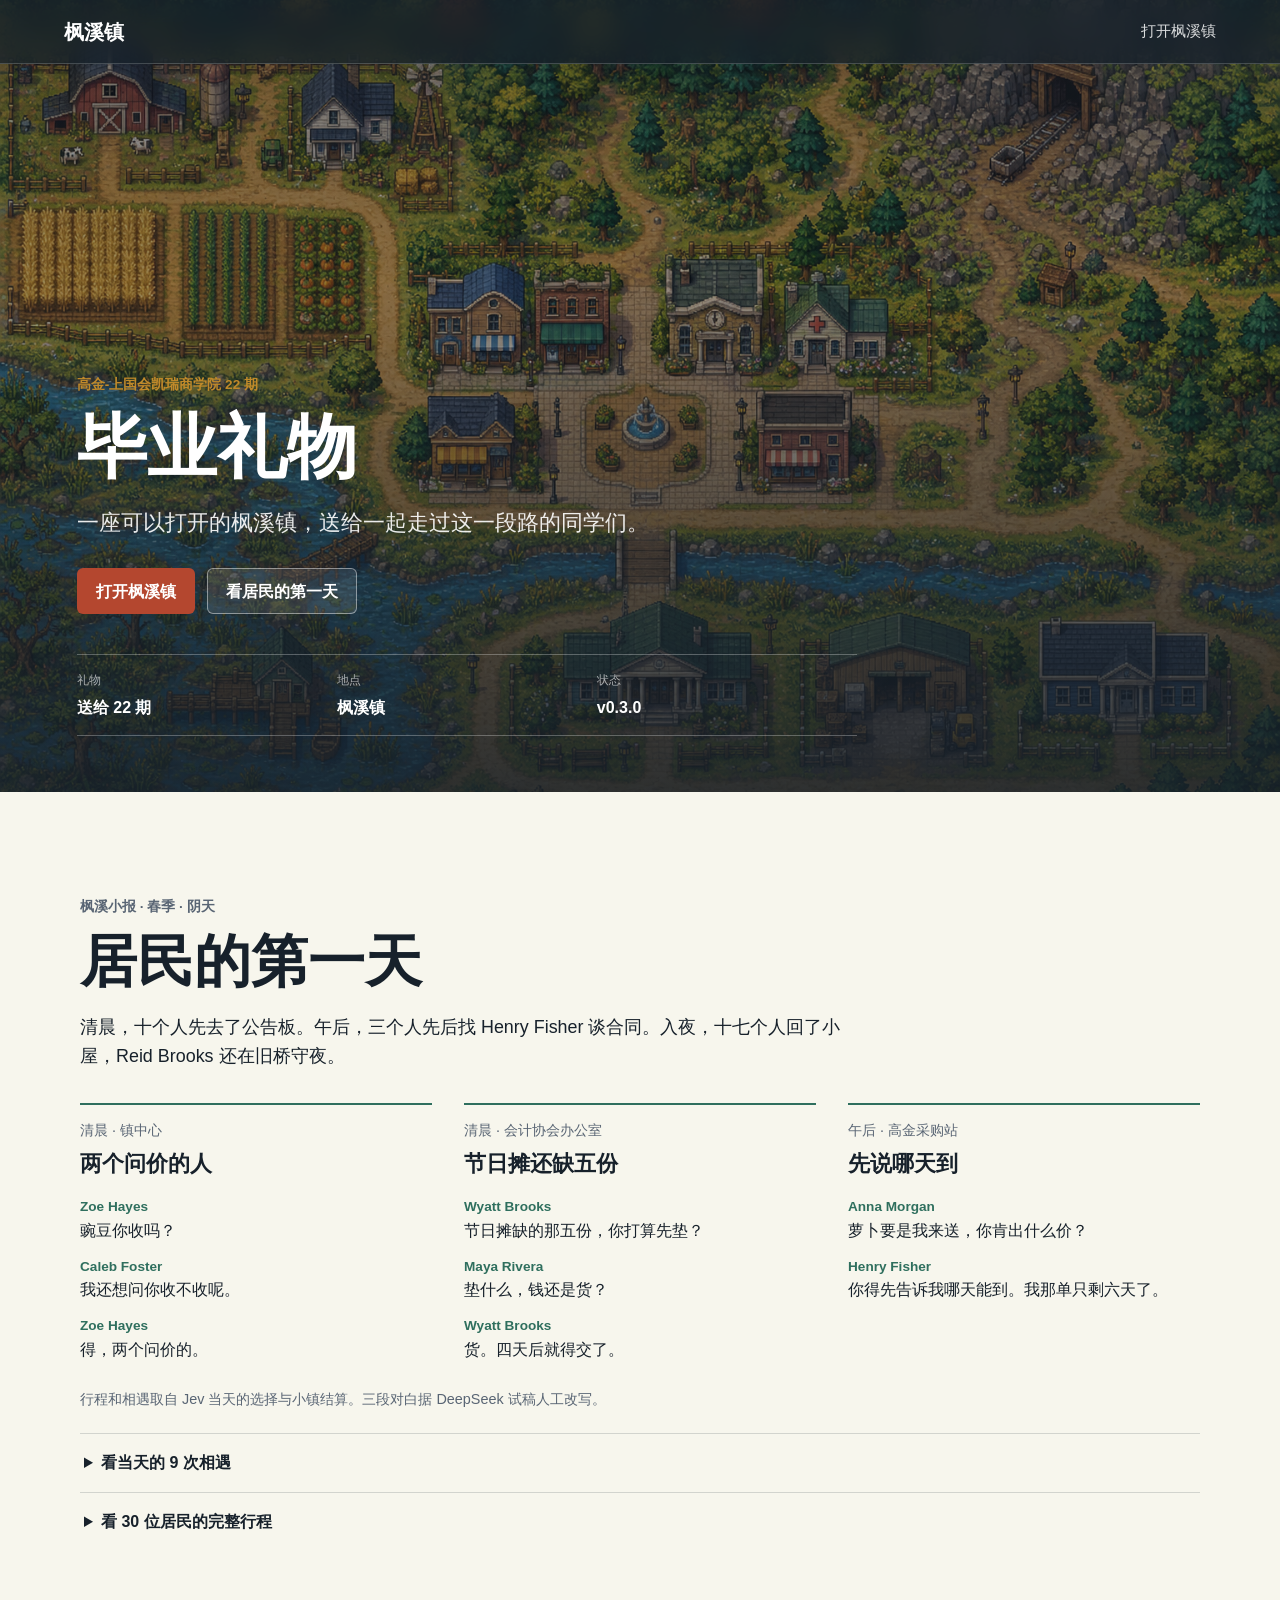
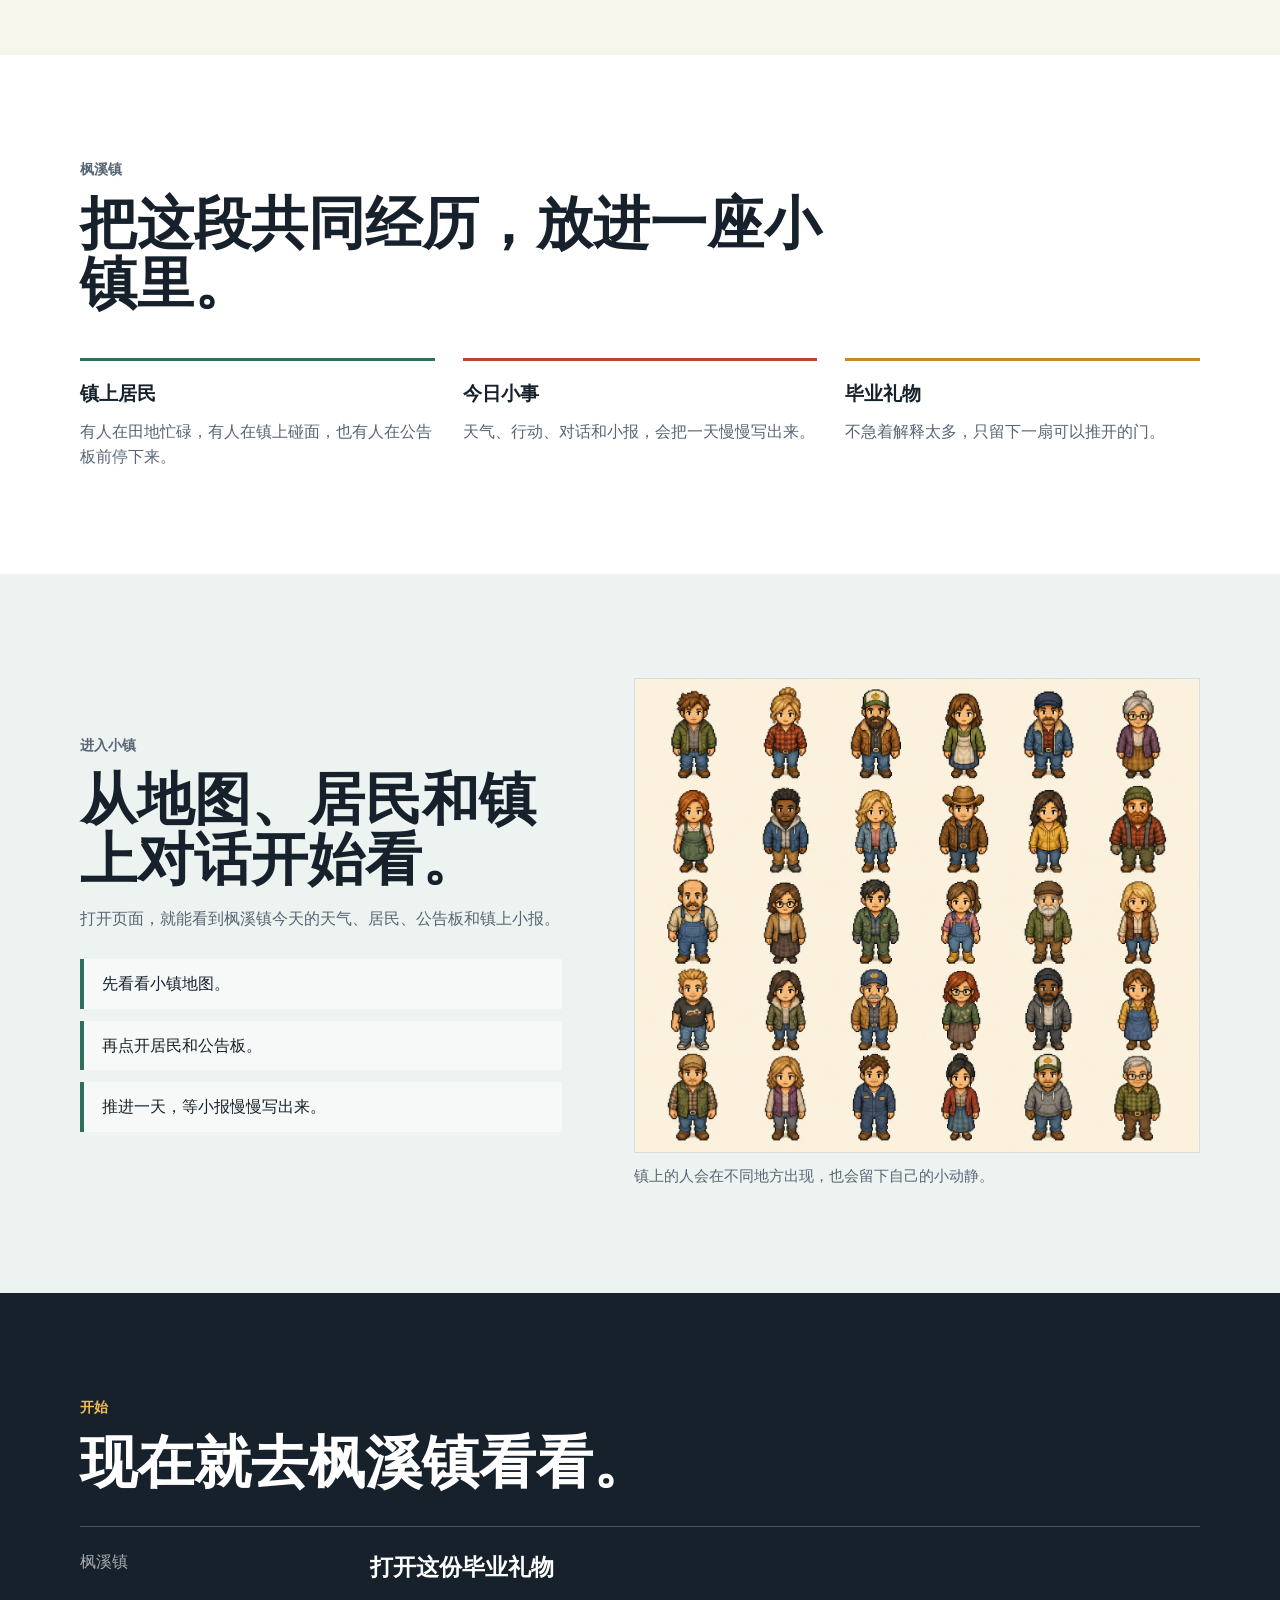
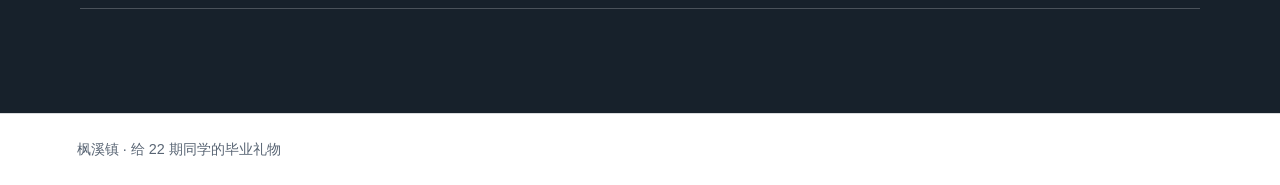
<file: index.html>
<!doctype html>
<html lang="zh-CN">
<head>
  <meta charset="utf-8">
  <meta name="viewport" content="width=device-width, initial-scale=1">
  <meta name="description" content="枫溪镇：给高金-上国会凯瑞商学院 22 期班同学的毕业礼物。">
  <title>毕业礼物 · 枫溪镇</title>
  <link rel="icon" type="image/png" href="./gift-assets/notice-board.png">
  <link rel="stylesheet" href="./styles-home.css?v=0.3.0">
</head>
<body>
  <header class="site-header" aria-label="页面导航">
    <a class="brand" href="./index.html" aria-label="枫溪镇首页">枫溪镇</a>
    <nav class="site-nav" aria-label="主要链接">
      <a href="./town/index.html?v=0.3.0">打开枫溪镇</a>
    </nav>
  </header>

  <main>
    <section class="hero" aria-labelledby="heroTitle">
      <img
        class="hero-media"
        src="./gift-assets/map.png"
        alt="枫溪镇地图"
      >
      <div class="hero-shade" aria-hidden="true"></div>
      <div class="hero-content">
        <p class="eyebrow">高金-上国会凯瑞商学院 22 期</p>
        <h1 id="heroTitle">毕业礼物</h1>
        <p class="hero-copy">
          一座可以打开的枫溪镇，送给一起走过这一段路的同学们。
        </p>
        <div class="hero-actions" aria-label="快速入口">
          <a class="button button-primary" href="./town/index.html?v=0.3.0">打开枫溪镇</a>
          <a class="button button-secondary" href="#day-1">看居民的第一天</a>
        </div>
        <dl class="hero-facts" aria-label="当前状态">
          <div>
            <dt>礼物</dt>
            <dd>送给 22 期</dd>
          </div>
          <div>
            <dt>地点</dt>
            <dd>枫溪镇</dd>
          </div>
          <div>
            <dt>状态</dt>
            <dd>v0.3.0</dd>
          </div>
        </dl>
      </div>
    </section>

    <section class="section day-edition" id="day-1" aria-labelledby="dayTitle">
      <div class="section-inner">
        <p class="section-kicker">枫溪小报 · 春季 · 阴天</p>
        <h2 id="dayTitle">居民的第一天</h2>
        <p class="day-intro">清晨，十个人先去了公告板。午后，三个人先后找 Henry Fisher 谈合同。入夜，十七个人回了小屋，Reid Brooks 还在旧桥守夜。</p>
        <div class="day-scenes">
          <article>
            <p class="scene-place">清晨 · 镇中心</p>
            <h3>两个问价的人</h3>
            <dl><dt>Zoe Hayes</dt><dd>豌豆你收吗？</dd><dt>Caleb Foster</dt><dd>我还想问你收不收呢。</dd><dt>Zoe Hayes</dt><dd>得，两个问价的。</dd></dl>
          </article>
          <article>
            <p class="scene-place">清晨 · 会计协会办公室</p>
            <h3>节日摊还缺五份</h3>
            <dl><dt>Wyatt Brooks</dt><dd>节日摊缺的那五份，你打算先垫？</dd><dt>Maya Rivera</dt><dd>垫什么，钱还是货？</dd><dt>Wyatt Brooks</dt><dd>货。四天后就得交了。</dd></dl>
          </article>
          <article>
            <p class="scene-place">午后 · 高金采购站</p>
            <h3>先说哪天到</h3>
            <dl><dt>Anna Morgan</dt><dd>萝卜要是我来送，你肯出什么价？</dd><dt>Henry Fisher</dt><dd>你得先告诉我哪天能到。我那单只剩六天了。</dd></dl>
          </article>
        </div>
        <p class="day-byline">行程和相遇取自 Jev 当天的选择与小镇结算。三段对白据 DeepSeek 试稿人工改写。</p>
        <details class="day-register"><summary>看当天的 9 次相遇</summary>
          <ul class="day-meetings">
            <li><strong>Wyatt Brooks、Maya Rivera</strong><span>清晨 · 会计协会办公室</span></li>
            <li><strong>Zoe Hayes、Caleb Foster</strong><span>清晨 · 镇中心</span></li>
            <li><strong>Reid Stone、Anna Foster</strong><span>清晨 · 高金采购站</span></li>
            <li><strong>Maya Fisher、Austin Miller</strong><span>清晨 · 旧矿区</span></li>
            <li><strong>Anna Morgan、Henry Fisher</strong><span>午后 · 高金采购站</span></li>
            <li><strong>Theo Cooper、Henry Fisher</strong><span>午后 · 高金采购站</span></li>
            <li><strong>Lena Carter、Victor Perry</strong><span>午后 · 河湾湿地</span></li>
            <li><strong>Caleb Foster、Henry Fisher</strong><span>午后 · 高金采购站</span></li>
            <li><strong>Isaac Bailey、Reid Parker</strong><span>午后 · 高金采购站</span></li>
          </ul>
        </details>
        <details class="day-register"><summary>看 30 位居民的完整行程</summary>
          <p>Austin Miller 原想三个时段都修矿车，清晨和午后去了矿洞，夜里改在温室门口维护工具。其余 89 项按原计划执行。</p>
          <table aria-label="30 位居民实际完成的活动">
            <thead><tr><th scope="col">居民</th><th scope="col">清晨</th><th scope="col">午后</th><th scope="col">夜里</th></tr></thead>
            <tbody>
              <tr><th scope="row">Wyatt Porter</th><td data-time="清晨">工具维护</td><td data-time="午后">工具维护</td><td data-time="夜里">工具维护</td></tr>
              <tr><th scope="row">Alice Reed</th><td data-time="清晨">查看公告栏 / 接任务</td><td data-time="午后">小额农具采购</td><td data-time="夜里">回小屋休息 / 整理仓房</td></tr>
              <tr><th scope="row">Willow Bailey</th><td data-time="清晨">小额农具采购</td><td data-time="午后">小额农具采购</td><td data-time="夜里">回小屋休息 / 整理仓房</td></tr>
              <tr><th scope="row">Zach Rivera</th><td data-time="清晨">周会 / 日程会</td><td data-time="午后">周会 / 日程会</td><td data-time="夜里">周会 / 日程会</td></tr>
              <tr><th scope="row">Victor Perry</th><td data-time="清晨">临时取证拍照</td><td data-time="午后">修水渠</td><td data-time="夜里">临时取证拍照</td></tr>
              <tr><th scope="row">Maya Fisher</th><td data-time="清晨">私下谈判</td><td data-time="午后">查看公告栏 / 接任务</td><td data-time="夜里">回小屋休息 / 整理仓房</td></tr>
              <tr><th scope="row">Henry Fisher</th><td data-time="清晨">合同谈判</td><td data-time="午后">合同谈判</td><td data-time="夜里">合同谈判</td></tr>
              <tr><th scope="row">Maya Rivera</th><td data-time="清晨">预算会</td><td data-time="午后">预算会</td><td data-time="夜里">预算会</td></tr>
              <tr><th scope="row">Simon Parker</th><td data-time="清晨">工具维护</td><td data-time="午后">工具维护</td><td data-time="夜里">回小屋休息 / 整理仓房</td></tr>
              <tr><th scope="row">Anna Morgan</th><td data-time="清晨">采购县城物资</td><td data-time="午后">合同谈判</td><td data-time="夜里">合同谈判</td></tr>
              <tr><th scope="row">Paige Rivera</th><td data-time="清晨">周会 / 日程会</td><td data-time="午后">周会 / 日程会</td><td data-time="夜里">回小屋休息 / 整理仓房</td></tr>
              <tr><th scope="row">Caleb Foster</th><td data-time="清晨">查看公告栏 / 接任务</td><td data-time="午后">合同谈判</td><td data-time="夜里">回小屋休息 / 整理仓房</td></tr>
              <tr><th scope="row">Zoe Hayes</th><td data-time="清晨">查看公告栏 / 接任务</td><td data-time="午后">小额农具采购</td><td data-time="夜里">回小屋休息 / 整理仓房</td></tr>
              <tr><th scope="row">Cole Miller</th><td data-time="清晨">合作社登记 / 制度备案</td><td data-time="午后">合作社登记 / 制度备案</td><td data-time="夜里">周会 / 日程会</td></tr>
              <tr><th scope="row">Austin Brooks</th><td data-time="清晨">查看公告栏 / 接任务</td><td data-time="午后">种子 / 化肥赊购</td><td data-time="夜里">回小屋休息 / 整理仓房</td></tr>
              <tr><th scope="row">Theo Cooper</th><td data-time="清晨">查看公告栏 / 接任务</td><td data-time="午后">种子 / 化肥赊购</td><td data-time="夜里">回小屋休息 / 整理仓房</td></tr>
              <tr><th scope="row">Fiona Baker</th><td data-time="清晨">周会 / 日程会</td><td data-time="午后">周会 / 日程会</td><td data-time="夜里">回小屋休息 / 整理仓房</td></tr>
              <tr><th scope="row">Wyatt Brooks</th><td data-time="清晨">预算会</td><td data-time="午后">预算会</td><td data-time="夜里">预算会</td></tr>
              <tr><th scope="row">Hazel Perry</th><td data-time="清晨">询问民间故事 / 老地图线索</td><td data-time="午后">询问民间故事 / 老地图线索</td><td data-time="夜里">询问民间故事 / 老地图线索</td></tr>
              <tr><th scope="row">Reid Brooks</th><td data-time="清晨">采购县城物资</td><td data-time="午后">采购县城物资</td><td data-time="夜里">夜间守棚 / 抢险</td></tr>
              <tr><th scope="row">Isaac Bailey</th><td data-time="清晨">查看公告栏 / 接任务</td><td data-time="午后">种子 / 化肥赊购</td><td data-time="夜里">回小屋休息 / 整理仓房</td></tr>
              <tr><th scope="row">Iris Turner</th><td data-time="清晨">查看公告栏 / 接任务</td><td data-time="午后">小额农具采购</td><td data-time="夜里">回小屋休息 / 整理仓房</td></tr>
              <tr><th scope="row">Reid Parker</th><td data-time="清晨">查看公告栏 / 接任务</td><td data-time="午后">合同谈判</td><td data-time="夜里">回小屋休息 / 整理仓房</td></tr>
              <tr><th scope="row">Dylan Hughes</th><td data-time="清晨">查看公告栏 / 接任务</td><td data-time="午后">询问民间故事 / 老地图线索</td><td data-time="夜里">询问民间故事 / 老地图线索</td></tr>
              <tr><th scope="row">Lena Carter</th><td data-time="清晨">合同谈判</td><td data-time="午后">溪边私下谈话</td><td data-time="夜里">溪边私下谈话</td></tr>
              <tr><th scope="row">Austin Miller</th><td data-time="清晨">修复旧矿车 / 轨道</td><td data-time="午后">修复旧矿车 / 轨道</td><td data-time="夜里">工具维护</td></tr>
              <tr><th scope="row">Reid Stone</th><td data-time="清晨">种子 / 化肥赊购</td><td data-time="午后">种子 / 化肥赊购</td><td data-time="夜里">回小屋休息 / 整理仓房</td></tr>
              <tr><th scope="row">Anna Foster</th><td data-time="清晨">合同谈判</td><td data-time="午后">合同谈判</td><td data-time="夜里">回小屋休息 / 整理仓房</td></tr>
              <tr><th scope="row">Paige Ward</th><td data-time="清晨">查看公告栏 / 接任务</td><td data-time="午后">询问民间故事 / 老地图线索</td><td data-time="夜里">回小屋休息 / 整理仓房</td></tr>
              <tr><th scope="row">Peter Hayes</th><td data-time="清晨">采购县城物资</td><td data-time="午后">工具维护</td><td data-time="夜里">回小屋休息 / 整理仓房</td></tr>
            </tbody>
          </table>
        </details>
      </div>
    </section>

    <section class="section section-light" aria-labelledby="whatTitle">
      <div class="section-inner">
        <p class="section-kicker">枫溪镇</p>
        <h2 id="whatTitle">把这段共同经历，放进一座小镇里。</h2>
        <div class="feature-grid">
          <article class="feature">
            <h3>镇上居民</h3>
            <p>有人在田地忙碌，有人在镇上碰面，也有人在公告板前停下来。</p>
          </article>
          <article class="feature">
            <h3>今日小事</h3>
            <p>天气、行动、对话和小报，会把一天慢慢写出来。</p>
          </article>
          <article class="feature">
            <h3>毕业礼物</h3>
            <p>不急着解释太多，只留下一扇可以推开的门。</p>
          </article>
        </div>
      </div>
    </section>

    <section class="section section-preview" aria-labelledby="previewTitle">
      <div class="section-inner preview-layout">
        <div>
          <p class="section-kicker">进入小镇</p>
          <h2 id="previewTitle">从地图、居民和镇上对话开始看。</h2>
          <p>
            打开页面，就能看到枫溪镇今天的天气、居民、公告板和镇上小报。
          </p>
          <ul class="plain-list">
            <li>先看看小镇地图。</li>
            <li>再点开居民和公告板。</li>
            <li>推进一天，等小报慢慢写出来。</li>
          </ul>
        </div>
        <figure class="resident-preview">
          <img
            src="./gift-assets/residents.png"
            alt="枫溪镇居民像素头像"
          >
          <figcaption>镇上的人会在不同地方出现，也会留下自己的小动静。</figcaption>
        </figure>
      </div>
    </section>

    <section class="section section-links" aria-labelledby="linksTitle">
      <div class="section-inner">
        <p class="section-kicker">开始</p>
        <h2 id="linksTitle">现在就去枫溪镇看看。</h2>
        <div class="link-table">
          <a href="./town/index.html?v=0.3.0">
            <span>枫溪镇</span>
            <strong>打开这份毕业礼物</strong>
          </a>
        </div>
      </div>
    </section>
  </main>

  <footer class="site-footer">
    <span>枫溪镇 · 给 22 期同学的毕业礼物</span>
  </footer>
</body>
</html>
</file>
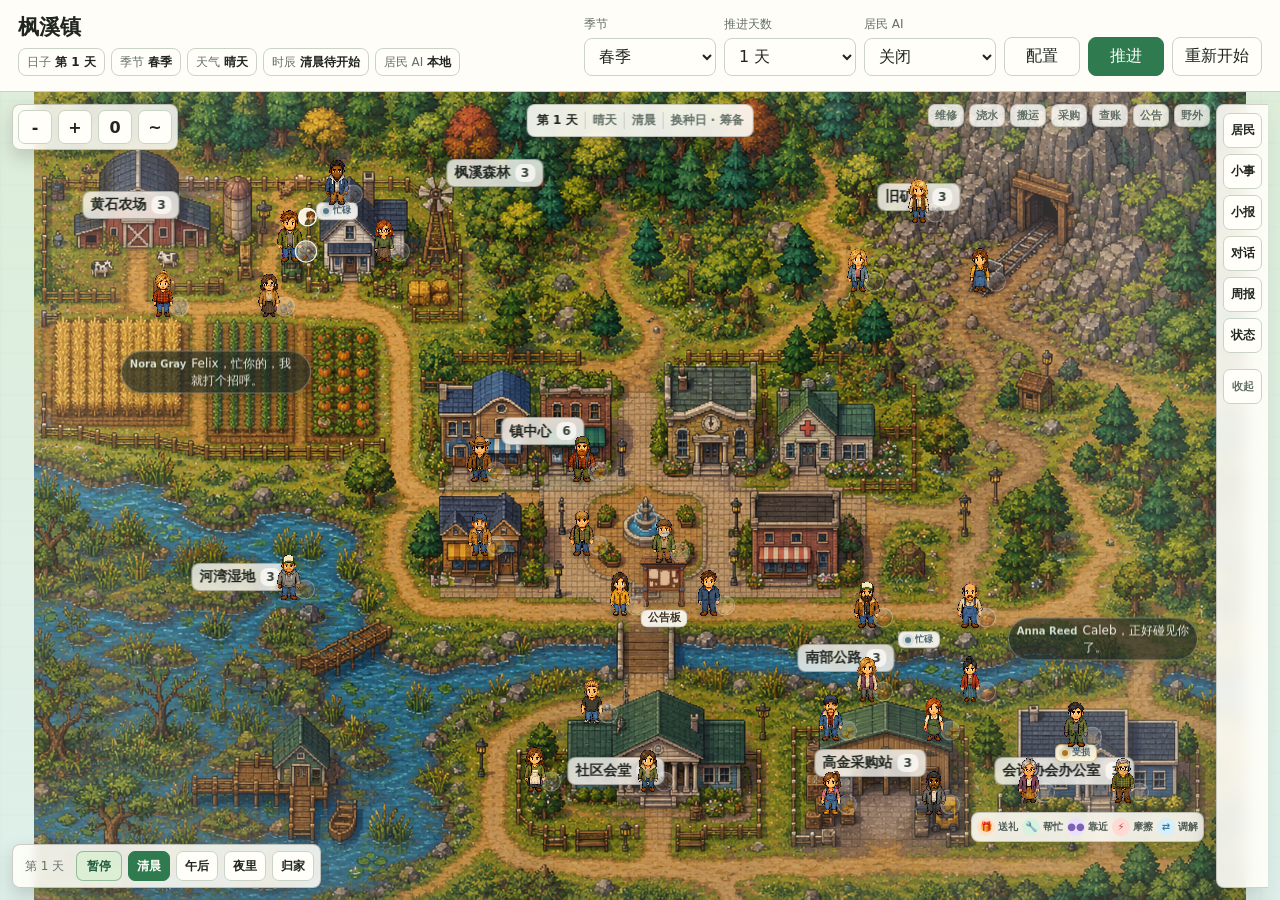
<file: town/index.html>
<!doctype html>
<html lang="zh-CN">
<head>
  <meta charset="utf-8">
  <meta name="viewport" content="width=device-width, initial-scale=1">
  <link rel="icon" href="[data-uri]">
  <link rel="stylesheet" href="./styles.css?v=0.1.5">
  <link rel="stylesheet" href="./styles-stage-shell.css?v=0.1.9-e2">
  <link rel="stylesheet" href="./styles-town-map.css?v=0.1.5">
  <link rel="stylesheet" href="./styles-town-map-weather.css?v=0.1.6">
  <link rel="stylesheet" href="./styles-town-map-dialogues.css?v=dialogue-follow-20260718">
  <link rel="stylesheet" href="./styles-town-map-zones.css?v=0.1.5">
  <link rel="stylesheet" href="./styles-town-map-residents.css?v=0.1.6">
  <link rel="stylesheet" href="./styles-town-map-resident-actions.css?v=0.1.6">
  <link rel="stylesheet" href="./styles-town-map-resident-sprites.css?v=0.2.2">
  <link rel="stylesheet" href="./styles-town-map-resident-life.css?v=0.1.8">
  <link rel="stylesheet" href="./styles-town-map-action-props.css?v=0.1.8">
  <link rel="stylesheet" href="./styles-town-map-resident-walk.css?v=0.2.2">
  <link rel="stylesheet" href="./styles-town-map-relationships.css?v=0.1.8">
  <link rel="stylesheet" href="./styles-town-map-accessibility.css?v=0.1.8">
  <link rel="stylesheet" href="./styles-town-map-facilities.css?v=0.1.6">
  <link rel="stylesheet" href="./styles-town-map-notice.css?v=0.1.5">
  <link rel="stylesheet" href="./styles-town-panels.css?v=0.1.5">
  <link rel="stylesheet" href="./styles-town-resident-panel.css?v=0.1.5">
  <link rel="stylesheet" href="./styles-town-state-panel.css?v=0.1.5">
  <link rel="stylesheet" href="./styles-town-facility-notice.css?v=0.1.5">
  <link rel="stylesheet" href="./styles-daily-panels.css?v=0.1.5">
  <link rel="stylesheet" href="./styles-daily-resident-list.css?v=0.1.5">
  <link rel="stylesheet" href="./styles-daily-log-report.css?v=0.1.5">
  <link rel="stylesheet" href="./styles-conversation-panel.css?v=0.1.5">
  <link rel="stylesheet" href="./styles-weekly-timeline.css?v=0.1.5">
  <link rel="stylesheet" href="./styles-stage-drawer-content.css?v=0.1.6">
  <link rel="stylesheet" href="./styles-model-config.css?v=0.3.0">
  <link rel="stylesheet" href="./styles-stage-recap.css?v=0.1.8-e2">
  <link rel="stylesheet" href="./styles-stage-recap-history.css?v=0.1.9-e2">
  <title>枫溪镇</title>
</head>
<body>
  <div class="app">
    <header class="topbar">
      <div class="title-block">
        <h1>枫溪镇</h1>
        <div class="status-strip" aria-live="polite">
          <span class="pill stage-detail-pill">版本 <strong id="versionLabel">v0.3.0 · 居民的一天</strong></span>
          <span class="pill stage-primary-pill">日子 <strong id="dayLabel">第 1 天</strong></span>
          <span class="pill stage-primary-pill">季节 <strong id="seasonLabel">春季</strong></span>
          <span class="pill stage-primary-pill">天气 <strong id="weatherLabel">阴天</strong></span>
          <span class="pill stage-detail-pill">账本 <strong id="ledgerLabel">YSC 5000</strong></span>
          <span class="pill stage-primary-pill">时辰 <strong id="slotLabel">清晨待开始</strong></span>
          <span class="pill stage-detail-pill">居民 <strong id="countLabel">30 人</strong></span>
          <span class="pill stage-detail-pill">小报 <strong id="reportLabel">尚未写成</strong></span>
          <span class="pill stage-primary-pill">居民 AI <strong id="llmLabel">本地</strong></span>
        </div>
      </div>

      <div class="controls">
        <label class="control-field stage-secondary-control">
          <span class="field-label">季节</span>
          <select id="seasonSelect" disabled>
            <option value="spring">春季</option>
            <option value="summer">夏季</option>
            <option value="fall">秋季</option>
            <option value="winter">冬季</option>
          </select>
        </label>
        <label class="control-field">
          <span class="field-label">推进天数</span>
          <select id="advanceSelect" disabled>
            <option value="1">1 天</option>
            <option value="3">3 天</option>
            <option value="7">7 天</option>
            <option value="30">30 天</option>
          </select>
        </label>
        <label class="control-field">
          <span class="field-label">居民 AI</span>
          <select id="modelSelect" disabled>
            <option value="local">关闭</option>
            <option value="model">开启</option>
          </select>
        </label>
        <button type="button" id="modelConfigBtn" class="stage-secondary-control" disabled>配置</button>
        <button id="advanceBtn" class="primary" disabled>推进</button>
        <button id="resetBtn" disabled>重新开始</button>
      </div>
    </header>

    <main class="main-grid stage-shell">
      <section class="pane map-pane" aria-labelledby="mapTitle">
        <div class="pane-header">
          <div>
            <h2 class="pane-title" id="mapTitle">小镇地图</h2>
            <p class="pane-note">9 个分区，30 位居民正在各处生活</p>
          </div>
        </div>
        <div class="pane-body map-pane-body">
          <div class="town-map" id="townMap"></div>
          <aside class="notice-board-panel" id="noticeBoardPanel" role="dialog" aria-labelledby="noticeBoardTitle" hidden>
            <div class="notice-board-head">
              <div>
                <h3 id="noticeBoardTitle">公告板</h3>
                <p>设施、招标、账务和居民互动</p>
              </div>
              <button type="button" id="noticeBoardClose" class="notice-board-close">关闭</button>
            </div>
            <div class="notice-board-content" id="noticeBoardContent"></div>
          </aside>
          <div class="life-overlay" id="lifeOverlay" aria-live="polite">居民正在生活中</div>
        </div>
      </section>

      <aside class="stage-drawer" id="stageDrawer" aria-label="观察抽屉">
        <nav class="stage-drawer-rail" aria-label="观察抽屉">
          <button type="button" data-stage-drawer-target="residents" aria-controls="drawerResidents" title="居民">居民</button>
          <button type="button" data-stage-drawer-target="logs" aria-controls="drawerLogs" title="小事">小事</button>
          <button type="button" data-stage-drawer-target="report" aria-controls="drawerReport" title="小报">小报</button>
          <button type="button" data-stage-drawer-target="conversation" aria-controls="drawerConversation" title="对话">对话</button>
          <button type="button" data-stage-drawer-target="timeline" aria-controls="drawerTimeline" title="周报">周报</button>
          <button type="button" data-stage-drawer-target="state" aria-controls="drawerState" title="状态">状态</button>
          <button type="button" data-stage-drawer-action="close" title="收起">收起</button>
        </nav>
        <div class="stage-drawer-panels" aria-hidden="true" inert>
          <section class="pane roster-pane" id="drawerResidents" data-stage-drawer-panel="residents" aria-labelledby="villagersTitle">
            <div class="pane-header">
              <div>
                <h2 class="pane-title" id="villagersTitle">镇上居民</h2>
                <p class="pane-note">背包、健康和最近行动</p>
              </div>
            </div>
            <div class="pane-body">
              <aside class="resident-card" id="residentCard"></aside>
              <div class="villager-list" id="villagerList"></div>
            </div>
          </section>

          <section class="pane log-pane" id="drawerLogs" data-stage-drawer-panel="logs" aria-labelledby="logTitle">
            <div class="pane-header">
              <div>
                <h2 class="pane-title" id="logTitle">今日小事</h2>
                <p class="pane-note">只写行动和痕迹，不替人下判词</p>
              </div>
            </div>
            <div class="pane-body">
              <div class="log-list" id="logList"></div>
            </div>
          </section>

          <section class="pane report-pane" id="drawerReport" data-stage-drawer-panel="report" aria-labelledby="reportTitle">
            <div class="pane-header">
              <div>
                <h2 class="pane-title" id="reportTitle">镇上小报</h2>
                <p class="pane-note">一天结束后自动写成</p>
              </div>
            </div>
            <div class="pane-body">
              <div class="report" id="reportPanel"></div>
            </div>
          </section>

          <section class="pane conversation-pane" id="drawerConversation" data-stage-drawer-panel="conversation" aria-labelledby="conversationTitle">
            <div class="pane-header">
              <div>
                <h2 class="pane-title" id="conversationTitle">镇上对话</h2>
                <a class="pane-note" href="../index.html#day-1">看第 1 天的三场相遇</a>
              </div>
            </div>
            <div class="pane-body">
              <div class="conversation-panel" id="conversationPanel"></div>
            </div>
          </section>

          <section class="pane timeline-pane" id="drawerTimeline" data-stage-drawer-panel="timeline" aria-labelledby="timelineTitle">
            <div class="pane-header">
              <div>
                <h2 class="pane-title" id="timelineTitle">周报时间线</h2>
                <p class="pane-note">本地快照锁定的可回看历史</p>
              </div>
            </div>
            <div class="pane-body">
              <div class="weekly-timeline" id="weeklyTimelinePanel"></div>
            </div>
          </section>

          <section class="pane state-pane" id="drawerState" data-stage-drawer-panel="state" aria-labelledby="stateTitle">
            <div class="pane-header">
              <div>
                <h2 class="pane-title" id="stateTitle">公开状态</h2>
                <p class="pane-note">农场、设施和账务公开摘要</p>
              </div>
            </div>
            <div class="pane-body state-drawer-body">
              <aside class="town-state-card" id="townStatePanel"></aside>
              <aside class="facility-card" id="facilityPanel"></aside>
            </div>
          </section>
        </div>
      </aside>

    </main>

    <aside class="model-config-panel" id="modelConfigPanel" role="dialog" aria-labelledby="modelConfigTitle" hidden>
      <div class="model-config-card">
        <div class="notice-board-head">
          <div>
            <h3 id="modelConfigTitle">居民 AI 配置</h3>
            <p id="modelConfigIntro">Jev 安排行动和相遇，下面的配置用于写对白。</p>
          </div>
          <button type="button" id="modelConfigClose" class="notice-board-close">关闭</button>
        </div>
        <div class="model-config-body">
          <div class="config-status" id="modelConfigStatus">读取配置中</div>
          <label class="control-field" data-local-config>
            <span class="field-label">对白平台</span>
            <select id="providerSelect">
              <option value="openrouter">OpenRouter</option>
              <option value="openai">OpenAI</option>
              <option value="compatible">OpenAI-compatible</option>
            </select>
          </label>
          <label class="control-field" data-local-config>
            <span class="field-label">对白模型</span>
            <input id="modelNameInput" type="text" autocomplete="off" placeholder="deepseek/deepseek-v4-pro">
          </label>
          <label class="control-field" data-local-config>
            <span class="field-label">接口地址</span>
            <input id="modelEndpointInput" type="url" autocomplete="off" placeholder="https://openrouter.ai/api/v1/chat/completions">
          </label>
          <div class="key-grid" aria-label="API keys">
            <label class="control-field key-field">
              <span id="firstKeyLabel" class="field-label">API key 1</span>
              <input id="apiKeyInput1" type="password" autocomplete="off" placeholder="可选">
            </label>
            <label class="control-field key-field" data-local-config>
              <span class="field-label">API key 2</span>
              <input id="apiKeyInput2" type="password" autocomplete="off" placeholder="可选">
            </label>
            <label class="control-field key-field" data-local-config>
              <span class="field-label">API key 3</span>
              <input id="apiKeyInput3" type="password" autocomplete="off" placeholder="可选">
            </label>
            <label class="control-field key-field" data-local-config>
              <span class="field-label">API key 4</span>
              <input id="apiKeyInput4" type="password" autocomplete="off" placeholder="可选">
            </label>
          </div>
          <div class="model-config-actions">
            <button type="button" id="saveModelConfigBtn" class="primary">保存配置</button>
            <button type="button" id="clearSessionKeyBtn">清除页面 key</button>
          </div>
        </div>
      </div>
    </aside>

    <aside class="stage-recap-overlay" id="stageRecapPanel" role="dialog" aria-modal="true" aria-labelledby="stageRecapTitle" aria-hidden="true" hidden>
      <article class="stage-recap-card">
        <header class="stage-recap-head">
          <div>
            <p class="stage-recap-eyebrow" id="stageRecapEyebrow">阶段回顾</p>
            <h2 id="stageRecapTitle">六十天阶段回顾</h2>
            <p id="stageRecapLead">小镇走过了一个阶段。</p>
          </div>
          <button type="button" id="stageRecapClose" aria-label="关闭阶段回顾">关闭</button>
        </header>
        <div class="stage-recap-content" id="stageRecapContent"></div>
        <footer class="stage-recap-actions">
          <button type="button" id="stageRecapDetails">查看阶段记录</button>
          <button type="button" id="stageRecapContinue" class="primary">继续生活</button>
        </footer>
      </article>
    </aside>
  </div>

  <script src="./src/shared.js?v=0.3.0"></script>
  <script src="./src/world/world-config.js?v=0.1.5"></script>
  <script src="./src/world/model-contract.js?v=0.1.8-e2"></script>
  <script src="./src/world/weather-types-data.js?v=0.1.9-e2"></script>
  <script src="./src/world/weather-data.js?v=0.1.9-e2"></script>
  <script src="./src/world/weather-system-utils.js?v=0.1.5"></script>
  <script src="./src/world/weather-system-inertia.js?v=0.1.5"></script>
  <script src="./src/world/weather-system-output.js?v=0.1.5"></script>
  <script src="./src/world/weather-system.js?v=0.1.5"></script>
  <script src="./src/world/town-ledger-crop-root-data.js?v=0.1.5"></script>
  <script src="./src/world/town-ledger-crop-leaf-grain-data.js?v=0.1.5"></script>
  <script src="./src/world/town-ledger-crop-fruit-data.js?v=0.1.5"></script>
  <script src="./src/world/town-ledger-crop-specialty-data.js?v=0.1.5"></script>
  <script src="./src/world/town-ledger-crop-plan-data.js?v=0.1.5"></script>
  <script src="./src/world/town-ledger-crop-data.js?v=0.1.5"></script>
  <script src="./src/world/town-ledger-contract-data.js?v=0.1.9-e2"></script>
  <script src="./src/world/town-ledger-market-data.js?v=0.1.9-e2"></script>
  <script src="./src/world/town-ledger-festival-data.js?v=0.1.9-e2"></script>
  <script src="./src/world/town-ledger-processing-data.js?v=0.1.9-e2"></script>
  <script src="./src/world/town-ledger-economy-data.js?v=0.1.9-e2"></script>
  <script src="./src/world/town-ledger-facility-data.js?v=0.1.5"></script>
  <script src="./src/world/town-ledger-weather-compat-data.js?v=0.1.5"></script>
  <script src="./src/world/town-ledger-data.js?v=0.1.5"></script>
  <script src="./src/world/town-ledger-core.js?v=0.1.5"></script>
  <script src="./src/world/town-ledger-initial-state.js?v=0.1.5"></script>
  <script src="./src/world/town-facility-ledger.js?v=0.1.5"></script>
  <script src="./src/world/town-market-ledger.js?v=0.1.5"></script>
  <script src="./src/world/town-crop-field-ledger.js?v=0.1.5"></script>
  <script src="./src/world/town-crop-inventory-ledger.js?v=0.1.5"></script>
  <script src="./src/world/town-crop-ledger.js?v=0.1.5"></script>
  <script src="./src/world/town-contract-bids-ledger.js?v=0.1.5"></script>
  <script src="./src/world/town-consignment-ledger.js?v=0.1.5"></script>
  <script src="./src/world/town-contract-risk-ledger.js?v=0.1.9-e2"></script>
  <script src="./src/world/town-contract-report-ledger.js?v=0.1.9-e2"></script>
  <script src="./src/world/town-contract-delivery-ledger.js?v=0.1.5"></script>
  <script src="./src/world/town-surplus-sales-ledger.js?v=0.1.5"></script>
  <script src="./src/world/town-contract-accounting-ledger.js?v=0.1.5"></script>
  <script src="./src/world/town-contract-ledger.js?v=0.1.5"></script>
  <script src="./src/world/town-debt-ledger.js?v=0.1.5"></script>
  <script src="./src/world/resident-group-profiles.js?v=0.1.7"></script>
  <script src="./src/world/town-relationship-rules.js?v=jev-20261125"></script>
  <script src="./src/world/resident-language-profile.js?v=0.2.0"></script>
  <script src="./src/world/town-relationship-interactions.js?v=dialogue-20261125"></script>
  <script src="./src/world/town-relationship-public.js?v=0.2.0"></script>
  <script src="./src/world/relationship-visual-cues.js?v=0.1.8"></script>
  <script src="./src/world/town-relationship-ledger.js?v=jev-20261125"></script>
  <script src="./src/world/town-ledger.js?v=0.1.5"></script>
  <script src="./src/world/weekly-timeline-utils.js?v=0.1.5"></script>
  <script src="./src/world/weekly-timeline-snapshots.js?v=0.1.5"></script>
  <script src="./src/world/weekly-timeline-reports.js?v=0.1.5"></script>
  <script src="./src/world/stage-labor-fairness.js?v=0.1.8-e"></script>
  <script src="./src/world/weekly-timeline-stage.js?v=0.1.8-e2"></script>
  <script src="./src/world/stage-recap-data.js?v=dialogue-20261125-2"></script>
  <script src="./src/world/weekly-timeline.js?v=0.1.5"></script>
  <script src="./src/world/activity-data.js?v=dialogue-20261125"></script>
  <script src="./src/world/activity-effects.js?v=0.1.5"></script>
  <script src="./src/world/activity-copy.js?v=dialogue-20261125"></script>
  <script src="./src/world/activity-rules.js?v=0.1.5"></script>
  <script src="./src/town-stage-hotspot-data.js?v=0.1.9-e2"></script>
  <script src="./src/town-stage-action-data.js?v=0.1.9-e2"></script>
  <script src="./src/town-stage-data.js?v=0.1.9-e2"></script>
  <script src="./src/town-stage-routes.js?v=0.2.2"></script>
  <script src="./src/town-stage-festival-theme.js?v=0.1.9-a"></script>
  <script src="./src/town-stage-festival-map-packages.js?v=0.1.9-d"></script>
  <script src="./src/world/festival-resident-behavior.js?v=0.1.9-e"></script>
  <script src="./src/world/festival-result-ledger.js?v=0.1.9-f"></script>
  <script src="./src/town-stage-layout.js?v=0.1.6"></script>
  <script src="./src/town-stage-dialogue.js?v=dialogue-20260718"></script>
  <script src="./src/town-stage.js?v=jev-20261125"></script>
  <script src="./src/town-stage-life-cues.js?v=0.1.8"></script>
  <script src="./src/town-stage-facility-feedback.js?v=0.1.6"></script>
  <script src="./src/world/action-policy-town-needs.js?v=0.1.5"></script>
  <script src="./src/world/action-policy.js?v=0.1.9-e"></script>
  <script src="./src/world/resident-memory-stream.js?v=0.1.5"></script>
  <script src="./src/world/resident-cognition-payload.js?v=0.1.7"></script>
  <script src="./src/world/resident-cognition.js?v=dialogue-20261125"></script>
  <script src="./src/world/model-action-audit.js?v=0.1.5"></script>
  <script src="./src/world/model-action-proposals.js?v=jev-20261125"></script>
  <script src="./src/world/jev-day.js?v=dialogue-20261125-2"></script>
  <script src="./src/world/prompt-context.js?v=jev-20261125"></script>
  <script src="./src/villagers/villager-01.js?v=0.1.5"></script>
  <script src="./src/villagers/villager-02.js?v=0.1.5"></script>
  <script src="./src/villagers/villager-03.js?v=0.1.5"></script>
  <script src="./src/villagers/villager-04.js?v=0.1.5"></script>
  <script src="./src/villagers/villager-05.js?v=0.1.5"></script>
  <script src="./src/villagers/villager-06.js?v=0.1.5"></script>
  <script src="./src/villagers/villager-07.js?v=0.1.5"></script>
  <script src="./src/villagers/villager-08.js?v=0.1.5"></script>
  <script src="./src/villagers/villager-09.js?v=0.1.5"></script>
  <script src="./src/villagers/villager-10.js?v=0.1.7"></script>
  <script src="./src/villagers/villager-11.js?v=0.1.5"></script>
  <script src="./src/villagers/villager-12.js?v=0.1.7"></script>
  <script src="./src/villagers/villager-13.js?v=0.1.5"></script>
  <script src="./src/villagers/villager-14.js?v=0.1.5"></script>
  <script src="./src/villagers/villager-15.js?v=0.1.5"></script>
  <script src="./src/villagers/villager-16.js?v=0.1.5"></script>
  <script src="./src/villagers/villager-17.js?v=0.1.5"></script>
  <script src="./src/villagers/villager-18.js?v=0.1.5"></script>
  <script src="./src/villagers/villager-19.js?v=0.1.5"></script>
  <script src="./src/villagers/villager-20.js?v=0.1.5"></script>
  <script src="./src/villagers/villager-21.js?v=0.1.5"></script>
  <script src="./src/villagers/villager-22.js?v=0.1.5"></script>
  <script src="./src/villagers/villager-23.js?v=0.1.7"></script>
  <script src="./src/villagers/villager-24.js?v=0.1.5"></script>
  <script src="./src/villagers/villager-25.js?v=0.1.7"></script>
  <script src="./src/villagers/villager-26.js?v=0.1.5"></script>
  <script src="./src/villagers/villager-27.js?v=0.1.5"></script>
  <script src="./src/villagers/villager-28.js?v=0.1.7"></script>
  <script src="./src/villagers/villager-29.js?v=0.1.5"></script>
  <script src="./src/villagers/villager-30.js?v=0.1.5"></script>
  <script src="./src/engine-static-data.js?v=0.1.9-e"></script>
  <script src="./src/engine-daily-report.js?v=0.1.9-f"></script>
  <script src="./src/engine-action-runner.js?v=0.1.7"></script>
  <script src="./src/engine-timeline.js?v=0.1.9-f"></script>
  <script src="./src/engine-day-cycle.js?v=jev-20261125"></script>
  <script src="./src/engine-resident-factory.js?v=0.1.9-e2"></script>
  <script src="./src/engine.js?v=0.1.9-f"></script>
  <script src="./src/ui/weekly-timeline-panel.js?v=0.1.9-f"></script>
  <script src="./src/ui/stage-recap-panel.js?v=0.1.8-e2"></script>
  <script src="./src/ui/facility-notice-panel.js?v=0.1.5"></script>
  <script src="./src/ui/town-map-chrome.js?v=0.1.9-a"></script>
  <script src="./src/ui/town-map-hotspot-layer.js?v=0.1.6"></script>
  <script src="./src/ui/resident-action-cue.js?v=0.1.6"></script>
  <script src="./src/ui/facility-map-layer.js?v=0.1.6"></script>
  <script src="./src/ui/town-map-dialogue-layer.js?v=dialogue-follow-20260718"></script>
  <script src="./src/ui/resident-sprite-layer.js?v=0.2.2"></script>
  <script src="./src/ui/resident-social-cue-layer.js?v=0.1.8"></script>
  <script src="./src/ui/resident-map-panel.js?v=dialogue-follow-20260718"></script>
  <script src="./src/ui/daily-panels.js?v=0.1.5"></script>
  <script src="./src/ui/town-state-panel.js?v=0.1.5"></script>
  <script src="./src/ui/conversation-panel.js?v=jev-20261125"></script>
  <script src="./src/ui/ui-elements.js?v=0.1.9-e2"></script>
  <script src="./src/ui/ui-map-controller.js?v=0.1.9-e2"></script>
  <script src="./src/ui/ui-stage-recap-controller.js?v=0.1.9-e2"></script>
  <script src="./src/ui.js?v=0.3.0"></script>
  <script src="./src/llm-payloads.js?v=0.2.0"></script>
  <script src="./src/llm-result-applier.js?v=dialogue-20261125"></script>
  <script src="./src/model-transport.js?v=0.3.0"></script>
  <script src="./src/llm.js?v=0.3.0"></script>
  <script src="./src/main.js?v=0.3.0-1"></script>
</body>
</html>
</file>
<file: styles-home.css>
:root {
  color-scheme: light;
  --ink: #17212b;
  --muted: #596574;
  --paper: #f7f8f2;
  --surface: #ffffff;
  --line: rgba(23, 33, 43, 0.16);
  --forest: #2f6f5e;
  --brick: #b4472f;
  --gold: #c18a2a;
  --night: #17212b;
}

* {
  box-sizing: border-box;
}

html {
  scroll-behavior: smooth;
}

body {
  margin: 0;
  color: var(--ink);
  background: var(--paper);
  font-family: Inter, "Noto Sans SC", "PingFang SC", "Microsoft YaHei", Arial, sans-serif;
  line-height: 1.6;
}

a {
  color: inherit;
}

.site-header {
  position: fixed;
  z-index: 20;
  top: 0;
  left: 0;
  right: 0;
  display: flex;
  align-items: center;
  justify-content: space-between;
  gap: 24px;
  min-height: 64px;
  padding: 14px clamp(18px, 5vw, 64px);
  color: #fff;
  background: rgba(23, 33, 43, 0.76);
  border-bottom: 1px solid rgba(255, 255, 255, 0.18);
  backdrop-filter: blur(12px);
}

.brand {
  font-size: 1.25rem;
  font-weight: 800;
  text-decoration: none;
}

.site-nav {
  display: flex;
  align-items: center;
  gap: clamp(12px, 3vw, 28px);
  font-size: 0.92rem;
}

.site-nav a {
  color: rgba(255, 255, 255, 0.84);
  text-decoration: none;
}

.site-nav a:hover {
  color: #fff;
}

.hero {
  position: relative;
  min-height: 88vh;
  display: grid;
  align-items: end;
  overflow: hidden;
  color: #fff;
  padding: 112px clamp(20px, 6vw, 80px) 56px;
}

.hero-media,
.hero-shade {
  position: absolute;
  inset: 0;
  width: 100%;
  height: 100%;
}

.hero-media {
  object-fit: cover;
  object-position: center;
  filter: saturate(0.95) contrast(1.02);
}

.hero-shade {
  background:
    linear-gradient(180deg, rgba(23, 33, 43, 0.42) 0%, rgba(23, 33, 43, 0.24) 36%, rgba(23, 33, 43, 0.84) 100%),
    rgba(23, 33, 43, 0.22);
}

.hero-content {
  position: relative;
  z-index: 1;
  width: min(780px, 100%);
}

.eyebrow,
.section-kicker {
  margin: 0 0 14px;
  font-size: 0.85rem;
  font-weight: 700;
  letter-spacing: 0;
  color: var(--gold);
}

.hero h1 {
  margin: 0;
  font-size: 4.4rem;
  line-height: 1.05;
  letter-spacing: 0;
}

.hero-copy {
  width: min(620px, 100%);
  margin: 22px 0 0;
  font-size: 1.35rem;
  color: rgba(255, 255, 255, 0.9);
}

.hero-actions {
  display: flex;
  flex-wrap: wrap;
  gap: 12px;
  margin-top: 28px;
}

.button {
  display: inline-flex;
  align-items: center;
  justify-content: center;
  min-height: 46px;
  padding: 0 18px;
  border: 1px solid transparent;
  border-radius: 6px;
  font-weight: 750;
  text-decoration: none;
}

.button-primary {
  color: #fff;
  background: var(--brick);
}

.button-secondary {
  color: #fff;
  border-color: rgba(255, 255, 255, 0.44);
  background: rgba(255, 255, 255, 0.1);
}

.button:hover {
  transform: translateY(-1px);
}

.hero-facts {
  display: grid;
  grid-template-columns: repeat(3, minmax(0, 1fr));
  gap: 0;
  width: min(780px, 100%);
  margin: 40px 0 0;
  border-top: 1px solid rgba(255, 255, 255, 0.28);
  border-bottom: 1px solid rgba(255, 255, 255, 0.28);
}

.hero-facts div {
  padding: 16px 18px 14px 0;
}

.hero-facts dt {
  font-size: 0.78rem;
  color: rgba(255, 255, 255, 0.62);
}

.hero-facts dd {
  margin: 4px 0 0;
  font-weight: 750;
}

.section {
  padding: clamp(56px, 9vw, 104px) clamp(20px, 6vw, 80px);
}

.section-inner {
  width: min(1120px, 100%);
  margin: 0 auto;
}

.section h2 {
  width: min(780px, 100%);
  margin: 0;
  font-size: 3.55rem;
  line-height: 1.05;
  letter-spacing: 0;
}

.section p {
  color: var(--muted);
}

.section-light {
  background: var(--surface);
}

.feature-grid {
  display: grid;
  grid-template-columns: repeat(3, minmax(0, 1fr));
  gap: 28px;
  margin-top: 44px;
}

.feature {
  padding-top: 18px;
  border-top: 3px solid var(--forest);
}

.feature:nth-child(2) {
  border-top-color: var(--brick);
}

.feature:nth-child(3) {
  border-top-color: var(--gold);
}

.feature h3 {
  margin: 0 0 10px;
  font-size: 1.18rem;
}

.feature p {
  margin: 0;
}

.section-preview {
  background: #edf3f0;
}

.preview-layout {
  display: grid;
  grid-template-columns: minmax(0, 0.92fr) minmax(320px, 1.08fr);
  gap: clamp(32px, 6vw, 72px);
  align-items: center;
}

.preview-layout p {
  max-width: 620px;
}

.plain-list {
  display: grid;
  gap: 12px;
  margin: 28px 0 0;
  padding: 0;
  list-style: none;
}

.plain-list li {
  padding: 12px 0 12px 18px;
  border-left: 4px solid var(--forest);
  color: var(--ink);
  background: rgba(255, 255, 255, 0.54);
}

.resident-preview {
  margin: 0;
}

.resident-preview img {
  display: block;
  width: 100%;
  max-height: 520px;
  object-fit: cover;
  border: 1px solid var(--line);
  background: #fff;
}

.resident-preview figcaption {
  margin-top: 12px;
  color: var(--muted);
  font-size: 0.92rem;
}

.section-links {
  background: var(--night);
  color: #fff;
}

.section-links .section-kicker {
  color: #f1bd5a;
}

.section-links p {
  color: rgba(255, 255, 255, 0.7);
}

.link-table {
  margin-top: 34px;
  border-top: 1px solid rgba(255, 255, 255, 0.22);
}

.link-table a {
  display: grid;
  grid-template-columns: minmax(150px, 0.32fr) minmax(0, 1fr);
  gap: 24px;
  padding: 22px 0;
  text-decoration: none;
  border-bottom: 1px solid rgba(255, 255, 255, 0.22);
}

.link-table span {
  color: rgba(255, 255, 255, 0.62);
}

.link-table strong {
  font-size: 1.42rem;
}

.link-table a:hover strong {
  color: #f1bd5a;
}

.site-footer {
  display: flex;
  justify-content: space-between;
  gap: 20px;
  padding: 24px clamp(20px, 6vw, 80px);
  color: var(--muted);
  background: #fff;
  border-top: 1px solid var(--line);
  font-size: 0.9rem;
}

@media (max-width: 760px) {
  .site-header {
    position: absolute;
    align-items: flex-start;
    padding: 14px 18px;
  }

  .site-nav {
    justify-content: flex-end;
    flex-wrap: wrap;
    gap: 8px 14px;
    font-size: 0.84rem;
  }

  .hero {
    min-height: 92vh;
    padding: 104px 20px 36px;
  }

  .hero h1 {
    font-size: 3rem;
  }

  .hero-copy {
    font-size: 1.12rem;
  }

  .section h2 {
    font-size: 2.2rem;
  }

  .link-table strong {
    font-size: 1.12rem;
  }

  .button {
    width: 100%;
  }

  .hero-facts,
  .feature-grid,
  .preview-layout,
  .link-table a,
  .site-footer {
    grid-template-columns: 1fr;
  }

  .hero-facts {
    margin-top: 28px;
  }

  .hero-facts div {
    padding: 12px 0;
    border-bottom: 1px solid rgba(255, 255, 255, 0.2);
  }

  .hero-facts div:last-child {
    border-bottom: 0;
  }

  .feature-grid {
    gap: 24px;
  }

  .site-footer {
    display: grid;
  }
}

.day-edition {
  background: #f7f6ed;
  scroll-margin-top: 52px;
}

.day-edition .day-intro {
  max-width: 44em;
  font-size: 1.12rem;
  margin: 22px 0 32px;
  color: var(--ink);
}

.day-scenes {
  display: grid;
  grid-template-columns: repeat(3, minmax(0, 1fr));
  gap: 32px;
}

.day-scenes article {
  border-top: 2px solid var(--forest);
  padding-top: 14px;
}

.day-scenes .scene-place, .day-byline, .day-register td, .day-meetings span {
  font-size: 0.9rem;
}

.day-scenes .scene-place, .day-scenes dl, .day-scenes h3 {
  margin: 0;
}

.day-scenes h3 {
  margin: 5px 0 15px;
  font-size: 1.35rem;
}

.day-scenes dt {
  font-weight: 700;
  font-size: 0.85rem;
  color: var(--forest);
}

.day-scenes dd {
  margin: 0 0 12px;
}

.day-byline {
  margin: 14px 0 22px;
}

.day-register {
  border-top: 1px solid var(--line);
  padding: 12px 0;
}

.day-register summary {
  cursor: pointer;
  font-weight: 700;
  padding: 4px;
}

.day-register table {
  width: 100%;
  border-collapse: collapse;
  text-align: left;
}

.day-register th, .day-register td {
  border-bottom: 1px solid var(--line);
  padding: 8px;
}

.day-meetings {
  list-style: none;
  padding: 0;
}

.day-meetings li {
  display: flex;
  flex-wrap: wrap;
  justify-content: space-between;
  gap: 4px 16px;
  padding: 6px 0;
}

.day-meetings span {
  color: var(--muted);
}

@media (max-width: 760px) {
  .day-scenes { grid-template-columns: 1fr; gap: 16px; }
  .day-register tr { display: block; border-bottom: 1px solid var(--line); padding: 8px 0; }
  .day-register thead { position: absolute; clip-path: inset(50%); height: 1px; width: 1px; overflow: hidden; }
  .day-register th, .day-register td { display: block; border: 0; padding: 2px 0; }
  .day-register td::before { content: attr(data-time); color: var(--muted); margin-right: 1em; }
}
</file>
<file: town/styles.css>
:root {
  --paper: #edf3ec;
  --ink: #20251f;
  --muted: #637067;
  --line: #c9d4c7;
  --panel: #fffef9;
  --panel-soft: #eef4ec;
  --green: #2f7b4f;
  --green-soft: #dbeed4;
  --blue: #2f6f92;
  --blue-soft: #d8edf4;
  --red: #9b4d42;
  --red-soft: #f2dfd9;
  --amber: #a97622;
  --amber-soft: #f4e2b9;
  --violet: #67558a;
  --violet-soft: #e6e1f2;
  --slate: #435262;
  --shadow: 0 14px 34px rgba(43, 61, 48, 0.13);
}
* {
  box-sizing: border-box;
}

html {
  min-width: 320px;
  background: var(--paper);
  color: var(--ink);
  font-family: "PingFang SC", "Microsoft YaHei", "Noto Sans CJK SC", system-ui, -apple-system, BlinkMacSystemFont, sans-serif;
  letter-spacing: 0;
}

body {
  min-height: 100vh;
  margin: 0;
  background:
    linear-gradient(180deg, rgba(247, 252, 246, 0.96), rgba(237, 243, 236, 0.98)),
    repeating-linear-gradient(90deg, rgba(47, 123, 79, 0.055) 0 1px, transparent 1px 42px),
    repeating-linear-gradient(0deg, rgba(47, 111, 146, 0.045) 0 1px, transparent 1px 42px);
}

button,
select,
input {
  font: inherit;
}

button {
  min-height: 38px;
  border: 1px solid var(--line);
  border-radius: 8px;
  padding: 8px 12px;
  background: var(--panel);
  color: var(--ink);
  cursor: pointer;
  transition: transform 120ms ease, border-color 120ms ease, background 120ms ease;
}

button:hover {
  border-color: #a99678;
  background: #fff9ec;
}

button:active {
  transform: translateY(1px);
}

button.primary {
  border-color: var(--green);
  background: var(--green);
  color: #fffdf7;
}

button.secondary {
  border-color: var(--blue);
  background: var(--blue-soft);
  color: #17384e;
}

select,
input {
  width: 100%;
  min-height: 38px;
  border: 1px solid var(--line);
  border-radius: 8px;
  padding: 7px 10px;
  background: var(--panel);
  color: var(--ink);
}

.app {
  display: grid;
  grid-template-rows: auto minmax(0, 1fr);
  height: 100vh;
  min-height: 100vh;
  overflow: hidden;
}

.topbar {
  position: sticky;
  top: 0;
  z-index: 20;
  display: grid;
  grid-template-columns: minmax(220px, 1fr) auto;
  gap: 14px;
  align-items: center;
  min-height: 92px;
  padding: 12px 18px;
  border-bottom: 1px solid var(--line);
  background: rgba(255, 253, 247, 0.94);
  backdrop-filter: blur(14px);
}

.title-block {
  min-width: 0;
}

.kicker {
  margin: 0 0 4px;
  color: var(--muted);
  font-size: 12px;
}

h1 {
  margin: 0;
  font-size: 21px;
  font-weight: 760;
  line-height: 1.22;
}

.status-strip {
  display: flex;
  flex-wrap: wrap;
  gap: 6px;
  margin-top: 8px;
}

.pill {
  display: inline-flex;
  align-items: center;
  min-height: 28px;
  border: 1px solid var(--line);
  border-radius: 8px;
  padding: 4px 8px;
  background: var(--panel);
  color: var(--muted);
  font-size: 12px;
  white-space: nowrap;
}

.pill strong {
  margin-left: 4px;
  color: var(--ink);
  font-weight: 700;
}

.stage-detail-pill {
  display: none;
}

.controls {
  display: grid;
  grid-template-columns: repeat(2, minmax(118px, 1fr)) repeat(4, minmax(76px, auto));
  gap: 8px;
  align-items: end;
}

.control-field {
  min-width: 132px;
}

.field-label {
  display: block;
  margin: 0 0 5px;
  color: var(--muted);
  font-size: 12px;
}

.main-grid {
  position: relative;
  display: grid;
  grid-template-columns: minmax(0, 1fr);
  grid-template-areas: "map";
  align-items: stretch;
  min-height: 0;
  padding: 0;
  overflow: hidden;
}

.pane {
  min-width: 0;
  border: 1px solid var(--line);
  border-radius: 8px;
  background: rgba(255, 254, 249, 0.94);
  box-shadow: var(--shadow);
  overflow: hidden;
}

.map-pane {
  grid-area: map;
  border: 0;
  border-radius: 0;
  background: transparent;
  box-shadow: none;
}

.pane-header {
  display: flex;
  align-items: center;
  justify-content: space-between;
  gap: 10px;
  min-height: 52px;
  padding: 12px 14px;
  border-bottom: 1px solid var(--line);
  background: rgba(238, 246, 236, 0.86);
}

.pane-title {
  margin: 0;
  font-size: 15px;
  font-weight: 740;
}

.pane-note {
  margin: 0;
  color: var(--muted);
  font-size: 12px;
}

.pane-body {
  padding: 12px;
}

@media (max-width: 1180px) {
  .topbar {
    grid-template-columns: 1fr;
  }

  .controls {
    grid-template-columns: repeat(3, minmax(0, 1fr));
  }
}

@media (max-width: 720px) {
  .app {
    overflow: auto;
  }

  .topbar,
  .main-grid {
    padding-left: 12px;
    padding-right: 12px;
  }

  .controls {
    grid-template-columns: 1fr;
  }

  .stage-drawer {
    position: fixed;
    top: 108px;
    right: 8px;
    bottom: 8px;
  }
}
</file>
<file: town/styles-stage-shell.css>
.stage-shell .map-pane > .pane-header {
  display: none;
}

.stage-drawer {
  position: absolute;
  top: 12px;
  right: 12px;
  bottom: 12px;
  z-index: 22;
  display: grid;
  grid-template-columns: 52px minmax(340px, 430px);
  width: min(482px, calc(100vw - 28px));
  max-width: calc(100vw - 28px);
  transform: translateX(calc(100% - 52px));
  transition: transform 180ms ease;
  pointer-events: none;
}

.stage-drawer.is-open {
  transform: translateX(0);
}

.stage-drawer-rail {
  display: grid;
  align-content: start;
  gap: 6px;
  border: 1px solid rgba(32, 37, 31, 0.2);
  border-right: 0;
  border-radius: 8px 0 0 8px;
  padding: 8px 6px;
  background: rgba(255, 254, 249, 0.9);
  box-shadow: -8px 12px 24px rgba(31, 39, 33, 0.18);
  backdrop-filter: blur(8px);
  pointer-events: auto;
}

.stage-drawer-rail button {
  width: 39px;
  min-height: 35px;
  border-radius: 7px;
  padding: 0;
  font-size: 12px;
  font-weight: 740;
}

.stage-drawer-rail button.is-active {
  border-color: var(--green);
  background: var(--green);
  color: #fffef9;
}

.stage-drawer-rail button[data-stage-drawer-action="close"] {
  margin-top: 10px;
  color: var(--muted);
  font-size: 11px;
}

.stage-drawer-panels {
  min-width: 0;
  min-height: 0;
  border: 1px solid rgba(32, 37, 31, 0.2);
  border-radius: 0 8px 8px 0;
  overflow: hidden;
  background: rgba(255, 254, 249, 0.94);
  box-shadow: -12px 16px 34px rgba(31, 39, 33, 0.2);
  backdrop-filter: blur(10px);
  opacity: 0;
  pointer-events: none;
  transition: opacity 160ms ease;
}

.stage-drawer.is-open .stage-drawer-panels {
  opacity: 1;
  pointer-events: auto;
}

.stage-drawer-panels .pane {
  display: none;
  height: 100%;
  border: 0;
  border-radius: 0;
  box-shadow: none;
  background: transparent;
}

.stage-drawer-panels .pane.is-active {
  display: grid;
  grid-template-rows: auto minmax(0, 1fr);
}

.stage-drawer-panels .pane-body {
  min-height: 0;
  overflow: auto;
}

.roster-pane .pane-body {
  display: grid;
  gap: 12px;
}

.state-drawer-body {
  display: grid;
  gap: 12px;
}
</file>
<file: town/styles-town-map.css>
.map-pane-body {
  position: relative;
  display: block;
  height: 100%;
  min-height: 0;
  padding: 0;
}

.town-map {
  position: relative;
  display: block;
  overflow: hidden;
  width: 100%;
  height: 100%;
  min-height: 0;
  border: 0;
  border-radius: 0;
  padding: 0;
  background:
    linear-gradient(180deg, rgba(215, 234, 211, 0.78), rgba(220, 239, 234, 0.84)),
    repeating-linear-gradient(90deg, rgba(39, 93, 63, 0.08) 0 2px, transparent 2px 42px),
    repeating-linear-gradient(0deg, rgba(47, 111, 146, 0.07) 0 2px, transparent 2px 42px);
}

.map-visual,
.map-stage-viewport,
.map-stage-surface,
.map-image,
.map-shade,
.weather-layer,
.zone-marker-layer,
.map-hotspot-layer,
.resident-token-layer,
.stage-dialogue-layer {
  position: absolute;
  inset: 0;
}

.map-stage-viewport {
  container-type: size;
  overflow: hidden;
  cursor: grab;
}

.map-stage-viewport.is-dragging {
  cursor: grabbing;
}

.map-stage-surface {
  inset: auto;
  left: 50%;
  top: 50%;
  width: min(100%, calc(100cqh * 1.5));
  height: min(100%, calc(100cqw / 1.5));
  transform: translate(calc(-50% + var(--map-pan-x, 0px)), calc(-50% + var(--map-pan-y, 0px))) scale(var(--map-zoom, 1));
  transform-origin: 50% 50%;
  transition: transform 180ms ease;
  will-change: transform;
}

.map-image {
  width: 100%;
  height: 100%;
  object-fit: cover;
}

.map-shade {
  background:
    linear-gradient(180deg, rgba(255, 255, 255, 0.02), rgba(32, 37, 31, 0.08)),
    radial-gradient(circle at 48% 48%, transparent 0 42%, rgba(255, 254, 249, 0.14) 72%);
  pointer-events: none;
}

.zone-marker-layer,
.map-hotspot-layer,
.resident-token-layer,
.stage-dialogue-layer,
.weather-layer {
  pointer-events: none;
}

.map-view-controls,
.map-stage-controls,
.map-stage-hud,
.map-action-legend,
.map-hotspot-inspector {
  position: absolute;
  z-index: 16;
}

.map-view-controls {
  top: 12px;
  left: 12px;
  display: flex;
  gap: 6px;
  padding: 5px;
  border: 1px solid rgba(32, 37, 31, 0.22);
  border-radius: 8px;
  background: rgba(255, 254, 249, 0.86);
  box-shadow: 0 8px 18px rgba(31, 39, 33, 0.18);
  backdrop-filter: blur(5px);
}

.map-view-controls button {
  display: grid;
  place-items: center;
  width: 34px;
  height: 34px;
  min-height: 0;
  border-radius: 7px;
  padding: 0;
  font-weight: 760;
}

.map-view-controls button.is-active {
  border-color: var(--blue);
  background: var(--blue-soft);
}

.map-stage-controls {
  left: 12px;
  bottom: 12px;
  display: flex;
  gap: 6px;
  align-items: center;
  max-width: calc(100% - 24px);
  padding: 6px;
  border: 1px solid rgba(32, 37, 31, 0.22);
  border-radius: 8px;
  background: rgba(255, 254, 249, 0.88);
  box-shadow: 0 8px 18px rgba(31, 39, 33, 0.18);
  backdrop-filter: blur(5px);
}

.map-stage-hud {
  top: 12px;
  left: 50%;
  display: flex;
  gap: 7px;
  align-items: center;
  max-width: calc(100% - 180px);
  transform: translateX(-50%);
  border: 1px solid rgba(32, 37, 31, 0.22);
  border-radius: 8px;
  padding: 7px 9px;
  background: rgba(255, 254, 249, 0.9);
  box-shadow: 0 8px 18px rgba(31, 39, 33, 0.17);
  color: var(--ink);
  font-size: 12px;
  font-weight: 730;
  backdrop-filter: blur(6px);
}

.map-stage-hud span {
  min-width: 0;
  overflow: hidden;
  text-overflow: ellipsis;
  white-space: nowrap;
}

.map-stage-hud span + span {
  border-left: 1px solid rgba(32, 37, 31, 0.16);
  padding-left: 7px;
  color: var(--muted);
}

.map-action-legend {
  right: 70px;
  top: 12px;
  display: flex;
  flex-wrap: wrap;
  gap: 5px;
  justify-content: flex-end;
  max-width: min(420px, calc(100% - 280px));
  pointer-events: none;
}

.map-action-legend span {
  border: 1px solid rgba(32, 37, 31, 0.18);
  border-radius: 7px;
  padding: 3px 6px;
  background: rgba(255, 254, 249, 0.82);
  box-shadow: 0 6px 14px rgba(31, 39, 33, 0.12);
  color: var(--muted);
  font-size: 11px;
  font-weight: 720;
}

.map-stage-controls span {
  padding: 0 6px;
  color: var(--muted);
  font-size: 12px;
  white-space: nowrap;
}

.map-stage-controls button {
  min-height: 30px;
  border-radius: 7px;
  padding: 5px 8px;
  font-size: 12px;
  font-weight: 700;
}

.map-stage-controls button.is-active {
  border-color: var(--green);
  background: var(--green);
  color: #fffef9;
}

.map-stage-controls .stage-playback-toggle {
  min-width: 46px;
  border-color: rgba(47, 111, 146, 0.34);
  background: rgba(216, 237, 244, 0.9);
  color: #214b64;
}

.map-stage-controls .stage-playback-toggle.is-playing {
  border-color: rgba(47, 123, 79, 0.42);
  background: rgba(219, 238, 212, 0.92);
  color: #225c3c;
}

.map-hotspot-inspector {
  right: 70px;
  bottom: 12px;
  width: min(300px, calc(100% - 24px));
  border: 1px solid rgba(32, 37, 31, 0.24);
  border-radius: 8px;
  padding: 12px;
  background: rgba(255, 254, 249, 0.92);
  box-shadow: 0 12px 28px rgba(31, 39, 33, 0.24);
  backdrop-filter: blur(6px);
}

.inspector-kicker {
  color: var(--muted);
  font-size: 11px;
  font-weight: 700;
}

.map-hotspot-inspector h3 {
  margin: 4px 0 6px;
  font-size: 15px;
  line-height: 1.25;
}

.map-hotspot-inspector p {
  margin: 0 0 10px;
  color: rgba(31, 41, 34, 0.76);
  font-size: 12px;
  line-height: 1.45;
}

.inspector-list {
  display: grid;
  grid-template-columns: 42px 1fr;
  gap: 8px;
  align-items: start;
  padding-top: 7px;
  border-top: 1px solid rgba(32, 37, 31, 0.12);
  font-size: 12px;
  line-height: 1.35;
}

.inspector-list + .inspector-list {
  margin-top: 7px;
}

.inspector-list span {
  color: var(--muted);
}

.inspector-list strong {
  color: var(--ink);
  font-weight: 720;
}

@media (max-width: 1180px) {
  .map-action-legend {
    display: none;
  }
}

@media (max-width: 720px) {
  .town-map {
    min-height: 360px;
  }

  .map-pane-body {
    grid-template-rows: auto auto;
  }
}
</file>
<file: town/styles-town-map-weather.css>
.weather-layer {
  z-index: 1;
  overflow: hidden;
}

.weather-particles {
  position: absolute;
  inset: -18%;
  opacity: 0;
  pointer-events: none;
}

.weather-rainy .weather-particles,
.weather-storm .weather-particles,
.weather-flood .weather-particles {
  opacity: 0.72;
  background: repeating-linear-gradient(106deg, rgba(44, 93, 124, 0.34) 0 2px, transparent 2px 13px);
  animation: weather-rain 820ms linear infinite;
}

.weather-storm {
  background: rgba(22, 37, 44, 0.16);
}

.weather-fog,
.weather-cloudy {
  background:
    radial-gradient(circle at 24% 28%, rgba(255, 255, 255, 0.32), transparent 34%),
    radial-gradient(circle at 77% 64%, rgba(245, 248, 241, 0.3), transparent 38%);
}

.weather-fog .weather-particles {
  opacity: 0.5;
  background: linear-gradient(90deg, transparent, rgba(255, 255, 255, 0.42), transparent);
  animation: weather-fog 9s ease-in-out infinite;
}

.weather-wind .weather-particles {
  opacity: 0.45;
  background: repeating-linear-gradient(166deg, transparent 0 30px, rgba(238, 246, 236, 0.42) 30px 32px, transparent 32px 64px);
  animation: weather-wind 3.8s linear infinite;
}

.weather-heatwave,
.weather-drought {
  background: rgba(197, 112, 49, 0.14);
}

.weather-heatwave .weather-particles,
.weather-drought .weather-particles {
  opacity: 0.4;
  background: repeating-linear-gradient(90deg, rgba(255, 238, 187, 0.2) 0 8px, transparent 8px 21px);
  animation: weather-heat 4.2s ease-in-out infinite;
}

.weather-snow .weather-particles,
.weather-blizzard .weather-particles,
.weather-iceStorm .weather-particles,
.weather-frost .weather-particles {
  opacity: 0.65;
  background:
    radial-gradient(circle, rgba(255, 255, 255, 0.86) 0 1px, transparent 2px) 0 0 / 34px 34px,
    radial-gradient(circle, rgba(232, 244, 252, 0.74) 0 1px, transparent 2px) 15px 18px / 42px 42px;
  animation: weather-snow 6s linear infinite;
}

.weather-blizzard,
.weather-iceStorm,
.weather-frost {
  background: rgba(178, 211, 226, 0.13);
}

.weather-layer.is-reduced .weather-particles {
  animation: none;
  opacity: 0.28;
}

@keyframes weather-rain {
  from { transform: translate3d(0, -7%, 0); }
  to { transform: translate3d(-5%, 7%, 0); }
}

@keyframes weather-fog {
  0%, 100% { transform: translate3d(-8%, 0, 0); opacity: 0.28; }
  50% { transform: translate3d(8%, 0, 0); opacity: 0.54; }
}

@keyframes weather-wind {
  from { transform: translate3d(-6%, 0, 0); }
  to { transform: translate3d(6%, 0, 0); }
}

@keyframes weather-heat {
  0%, 100% { transform: skewX(-2deg) translate3d(-1%, 0, 0); }
  50% { transform: skewX(2deg) translate3d(1%, 0, 0); }
}

@keyframes weather-snow {
  from { transform: translate3d(0, -6%, 0); }
  to { transform: translate3d(-2%, 6%, 0); }
}
</file>
<file: town/styles-town-map-dialogues.css>
.stage-dialogue-layer {
  z-index: 140;
  pointer-events: none;
}

.stage-dialogue {
  position: absolute;
  display: flex;
  flex-direction: column;
  gap: 4px;
  width: min(220px, 25%);
  transform: translate(-50%, -50%);
  color: var(--ink);
  opacity: 0.88;
  filter: drop-shadow(0 3px 6px rgba(31, 39, 33, 0.13));
  transition: opacity 160ms ease, filter 160ms ease;
}

.stage-dialogue--ambient {
  width: max-content;
  max-width: min(190px, 22%);
}

.stage-dialogue--important {
  width: min(205px, 23%);
}

.map-visual.has-selected-hotspot .stage-dialogue,
.map-visual:has(.resident-token:hover) .stage-dialogue,
.map-visual:has(.resident-token:focus-visible) .stage-dialogue,
.map-visual:has(.map-feature-hotspot:hover) .stage-dialogue,
.map-visual:has(.map-feature-hotspot:focus-visible) .stage-dialogue {
  opacity: 1;
  filter: drop-shadow(0 4px 8px rgba(31, 39, 33, 0.2));
}

.stage-dialogue__lines {
  display: flex;
  flex-direction: column;
  gap: 4px;
  min-width: 0;
}

.stage-dialogue__line {
  display: flex;
  align-items: baseline;
  align-self: flex-start;
  gap: 5px;
  width: fit-content;
  max-width: 100%;
  margin: 0;
  border: 1px solid rgba(32, 37, 31, 0.18);
  border-radius: 11px;
  padding: 4px 7px;
  background: rgba(255, 254, 249, 0.82);
  box-shadow: 0 2px 7px rgba(31, 39, 33, 0.11);
  backdrop-filter: blur(4px);
  font-size: 12px;
  line-height: 1.38;
}

.stage-dialogue__line[data-speaker-order="1"] {
  align-self: flex-end;
  border-color: rgba(49, 95, 69, 0.23);
  background: rgba(237, 246, 241, 0.86);
}

.stage-dialogue__speaker {
  flex: 0 0 auto;
  overflow: hidden;
  max-width: 76px;
  color: #315f45;
  font-size: 10px;
  font-weight: 780;
  text-overflow: ellipsis;
  white-space: nowrap;
}

.stage-dialogue__text {
  min-width: 0;
  overflow-wrap: anywhere;
}

.stage-dialogue--ambient .stage-dialogue__line {
  border-color: rgba(255, 254, 249, 0.34);
  border-radius: 999px;
  padding: 4px 8px;
  background: rgba(35, 45, 38, 0.78);
  box-shadow: 0 2px 7px rgba(18, 25, 20, 0.18);
  color: #fffef9;
  text-shadow: 0 1px 2px rgba(18, 25, 20, 0.45);
}

.stage-dialogue--ambient .stage-dialogue__speaker {
  color: #dff0e5;
}

.stage-dialogue--exchange .stage-dialogue__line {
  opacity: 0;
  transform: translateY(3px);
  animation: stage-dialogue-line-in 220ms ease forwards;
}

.stage-dialogue--exchange .stage-dialogue__line:nth-child(2) {
  animation-delay: 900ms;
}

.stage-dialogue--exchange .stage-dialogue__line:nth-child(3) {
  animation-delay: 1800ms;
}

.stage-dialogue__cue {
  display: inline-flex;
  align-items: center;
  align-self: flex-start;
  gap: 5px;
  margin-left: 4px;
  border: 1px solid rgba(255, 246, 225, 0.46);
  border-radius: 999px;
  padding: 3px 7px;
  background: rgba(105, 66, 30, 0.82);
  color: #fff9eb;
  font-size: 10px;
  font-weight: 760;
  letter-spacing: 0.02em;
}

.stage-dialogue__cue::before {
  width: 5px;
  height: 5px;
  border-radius: 50%;
  background: #f4c765;
  box-shadow: 0 0 0 2px rgba(244, 199, 101, 0.2);
  content: "";
}

.stage-dialogue--important .stage-dialogue__line {
  border-color: rgba(130, 82, 35, 0.3);
  background: rgba(255, 249, 233, 0.9);
}

@keyframes stage-dialogue-line-in {
  to {
    opacity: 1;
    transform: translateY(0);
  }
}

@media (max-width: 1180px) {
  .stage-dialogue {
    width: min(200px, 27%);
  }

  .stage-dialogue--ambient {
    width: max-content;
    max-width: min(176px, 24%);
  }

  .stage-dialogue--important {
    width: min(190px, 25%);
  }
}

@media (max-width: 720px) {
  .stage-dialogue {
    width: min(180px, 46%);
  }

  .stage-dialogue--ambient {
    max-width: min(170px, 44%);
  }

  .stage-dialogue--important {
    width: min(176px, 45%);
  }
}

@media (prefers-reduced-motion: reduce) {
  .stage-dialogue,
  .stage-dialogue--exchange .stage-dialogue__line {
    transition: none;
    animation: none;
  }

  .stage-dialogue--exchange .stage-dialogue__line {
    opacity: 1;
    transform: none;
  }
}
</file>
<file: town/styles-town-map-zones.css>
.zone-marker {
  position: absolute;
  z-index: 2;
  display: inline-flex;
  gap: 5px;
  align-items: center;
  max-width: 150px;
  transform: translate(-50%, -50%);
  border: 1px solid rgba(32, 37, 31, 0.28);
  border-radius: 8px;
  padding: 4px 7px;
  background: rgba(255, 254, 249, 0.78);
  box-shadow: 0 5px 12px rgba(31, 39, 33, 0.16);
  backdrop-filter: blur(3px);
  transition: opacity 160ms ease, background 160ms ease, box-shadow 160ms ease;
}

.map-zone {
  position: relative;
  min-width: 0;
  min-height: 0;
  overflow: hidden;
  border: 1px solid rgba(44, 69, 51, 0.18);
  border-radius: 8px;
  padding: 10px;
}

.map-zone::before {
  content: "";
  position: absolute;
  inset: 0;
  background:
    linear-gradient(135deg, rgba(255, 255, 255, 0.24), transparent 46%),
    repeating-linear-gradient(0deg, rgba(255, 255, 255, 0.14) 0 1px, transparent 1px 17px);
  pointer-events: none;
}

.map-zone.yellowstone-farm {
  grid-area: farm;
  background: #bfe0a8;
}

.map-zone.town-center {
  grid-area: town;
  background: #ead08f;
}

.map-zone.community-hall {
  grid-area: community;
  background: #d8e4c7;
}

.map-zone.wetlands {
  grid-area: wetlands;
  background: #a9d6e7;
}

.map-zone.old-mine {
  grid-area: oldmine;
  background: #c5c8bd;
}

.map-zone.maple-forest {
  grid-area: forest;
  background: #b7d3ad;
}

.map-zone.south-road {
  grid-area: road;
  background: #d8c6b4;
}

.map-zone.goldkin-station {
  grid-area: goldkin;
  background: #e1c58b;
}

.map-zone.accounting-office {
  grid-area: accounting;
  background: #d9c8ed;
}

.zone-label {
  position: relative;
  z-index: 1;
  display: flex;
  flex-wrap: wrap;
  gap: 6px;
  align-items: center;
  justify-content: space-between;
}

.map-name {
  color: var(--ink);
  font-size: 14px;
  font-weight: 760;
  line-height: 1.25;
}

.map-count {
  border-radius: 7px;
  padding: 2px 6px;
  background: rgba(255, 254, 249, 0.74);
  color: #38443b;
  font-size: 12px;
  font-weight: 680;
}

.zone-note {
  position: relative;
  z-index: 1;
  max-width: 22ch;
  margin: 5px 0 0;
  color: rgba(31, 41, 34, 0.72);
  font-size: 12px;
  line-height: 1.35;
}

.map-feature-hotspot {
  position: absolute;
  z-index: 6;
  display: grid;
  place-items: center;
  width: calc(var(--hotspot-radius, 5) * 7px);
  height: calc(var(--hotspot-radius, 5) * 7px);
  min-height: 0;
  transform: translate(-50%, -50%);
  border: 1px solid transparent;
  border-radius: 50%;
  padding: 0;
  background: transparent;
  box-shadow: none;
  opacity: 0;
  pointer-events: auto;
  transition: opacity 160ms ease, transform 160ms ease, background 160ms ease, border-color 160ms ease, box-shadow 160ms ease;
}

.map-feature-hotspot:hover,
.map-feature-hotspot:focus-visible,
.map-feature-hotspot.is-selected {
  z-index: 9;
  border-color: #20251f;
  background: rgba(255, 254, 249, 0.95);
  box-shadow: 0 7px 15px rgba(31, 39, 33, 0.18);
  opacity: 1;
  outline: none;
}

.hotspot-dot {
  width: 9px;
  height: 9px;
  border-radius: 50%;
  background: var(--blue);
  box-shadow: 0 0 0 4px rgba(47, 111, 146, 0.12);
  transition: opacity 160ms ease, box-shadow 160ms ease;
}

.hotspot-label {
  position: absolute;
  top: calc(100% + 3px);
  left: 50%;
  transform: translateX(-50%);
  max-width: 86px;
  border: 1px solid rgba(32, 37, 31, 0.18);
  border-radius: 7px;
  padding: 2px 5px;
  overflow: hidden;
  background: rgba(255, 254, 249, 0.9);
  color: #30372f;
  font-size: 10px;
  font-weight: 760;
  line-height: 1.15;
  opacity: 0;
  text-overflow: ellipsis;
  white-space: nowrap;
  transition: opacity 120ms ease;
}

.map-feature-hotspot:hover .hotspot-label,
.map-feature-hotspot:focus-visible .hotspot-label,
.map-feature-hotspot.is-selected .hotspot-label {
  opacity: 1;
}

.map-visual.is-map-zoomed .zone-marker {
  background: rgba(255, 254, 249, 0.44);
  box-shadow: none;
  opacity: var(--zone-fade-opacity, 0.42);
}

.map-visual.is-map-deep-zoom .zone-marker {
  opacity: 0.18;
}

.map-visual.is-map-zoomed .map-feature-hotspot:not(:hover):not(:focus-visible):not(.is-selected) {
  border-color: transparent;
  background: transparent;
  box-shadow: none;
  opacity: 0;
}

.map-visual.is-map-deep-zoom .map-feature-hotspot:not(:hover):not(:focus-visible):not(.is-selected) {
  opacity: 0;
}

.map-visual.is-map-zoomed .map-feature-hotspot:not(:hover):not(:focus-visible):not(.is-selected) .hotspot-dot {
  box-shadow: none;
  opacity: var(--hotspot-dot-fade-opacity, 0.45);
}

.map-visual.is-map-deep-zoom .map-feature-hotspot:not(:hover):not(:focus-visible):not(.is-selected) .hotspot-dot {
  opacity: var(--hotspot-dot-fade-opacity, 0.18);
}

.kind-farm .hotspot-dot {
  background: var(--green);
  box-shadow: 0 0 0 4px rgba(47, 123, 79, 0.12);
}

.kind-repair .hotspot-dot {
  background: var(--slate);
  box-shadow: 0 0 0 4px rgba(67, 82, 98, 0.12);
}

.kind-buy .hotspot-dot,
.kind-sell .hotspot-dot {
  background: var(--amber);
  box-shadow: 0 0 0 4px rgba(169, 118, 34, 0.13);
}

.kind-notice .hotspot-dot,
.kind-stock .hotspot-dot {
  background: var(--violet);
  box-shadow: 0 0 0 4px rgba(103, 85, 138, 0.12);
}

.kind-social .hotspot-dot {
  background: var(--red);
  box-shadow: 0 0 0 4px rgba(155, 77, 66, 0.11);
}

.kind-home .hotspot-dot {
  background: #6d6b52;
  box-shadow: 0 0 0 4px rgba(109, 107, 82, 0.11);
}

@media (max-width: 720px) {
  .zone-note {
    max-width: 18ch;
  }

  .zone-marker {
    max-width: 98px;
    padding: 3px 5px;
  }

  .map-name,
  .map-count {
    font-size: 10px;
  }
}
</file>
<file: town/styles-town-map-residents.css>
.resident-dots {
  position: absolute;
  inset: 0;
  pointer-events: none;
}

.resident-dot {
  position: absolute;
  display: grid;
  place-items: center;
  width: 24px;
  height: 24px;
  min-height: 0;
  border: 2px solid rgba(255, 254, 249, 0.92);
  border-radius: 50%;
  padding: 0;
  background: var(--blue);
  color: #fffef9;
  box-shadow: 0 4px 9px rgba(31, 39, 33, 0.22);
  font-size: 11px;
  font-weight: 780;
  line-height: 1;
  pointer-events: auto;
}

.resident-dot.work {
  background: var(--green);
}

.resident-dot.talk {
  background: var(--amber);
}

.resident-dot.quiet {
  background: var(--blue);
}

.resident-dot.is-selected {
  z-index: 3;
  border-color: #20251f;
  outline: 3px solid rgba(255, 254, 249, 0.9);
}

.resident-token {
  position: absolute;
  z-index: calc(10 + var(--resident-depth, 50));
  display: grid;
  place-items: center;
  width: 38px;
  height: 38px;
  min-height: 0;
  transform: translate(-50%, -50%);
  border: 2px solid rgba(255, 254, 249, 0.96);
  border-radius: 50%;
  padding: 0;
  overflow: visible;
  background: var(--blue-soft);
  box-shadow: 0 6px 14px rgba(31, 39, 33, 0.28);
  pointer-events: auto;
}

.resident-token img {
  width: 100%;
  height: 100%;
  border-radius: 50%;
  object-fit: cover;
}

.resident-token.work {
  outline: 3px solid rgba(47, 123, 79, 0.34);
}

.resident-token.talk {
  outline: 3px solid rgba(169, 118, 34, 0.36);
}

.resident-token.quiet {
  outline: 3px solid rgba(47, 111, 146, 0.32);
}

.resident-token.is-selected {
  z-index: 180;
  width: 48px;
  height: 48px;
  border-color: #20251f;
  box-shadow: 0 11px 24px rgba(31, 39, 33, 0.38);
}

.resident-token.is-stage-token {
  animation: token-arrive 420ms ease both;
}
</file>
<file: town/styles-town-map-resident-actions.css>
.resident-action-cue {
  position: absolute;
  right: -18px;
  bottom: -15px;
  z-index: 12;
  width: 34px;
  height: 34px;
  border: 1px solid rgba(255, 254, 249, 0.64);
  border-radius: 999px;
  background: rgba(255, 254, 249, 0.4);
  box-shadow: 0 4px 9px rgba(31, 39, 33, 0.16);
  opacity: 0.78;
  pointer-events: none;
  overflow: hidden;
  transition: opacity 160ms ease, transform 160ms ease, background 160ms ease, border-color 160ms ease, box-shadow 160ms ease;
}

.resident-action-cue::before {
  content: "";
  position: absolute;
  inset: 2px;
  background-image: var(--cue-icon, var(--cue-atlas));
  background-position: var(--cue-bg-position, center);
  background-repeat: no-repeat;
  background-size: var(--cue-bg-size, 400% 300%);
  filter: drop-shadow(0 2px 2px rgba(31, 39, 33, 0.2));
  image-rendering: auto;
  animation: cue-sprite-bob 1.35s ease-in-out infinite;
}

.resident-action-cue.has-icon::before {
  display: none;
}

.resident-action-icon {
  position: absolute;
  inset: 2px;
  width: calc(100% - 4px);
  height: calc(100% - 4px);
  object-fit: contain;
  filter: drop-shadow(0 2px 2px rgba(31, 39, 33, 0.2));
  animation: cue-sprite-bob 1.35s ease-in-out infinite;
}

.resident-token:hover .resident-action-cue,
.resident-token:focus-visible .resident-action-cue,
.resident-token.is-selected .resident-action-cue {
  transform: scale(1.08);
  border-color: rgba(255, 254, 249, 0.92);
  background: rgba(255, 254, 249, 0.78);
  box-shadow: 0 7px 15px rgba(31, 39, 33, 0.24);
  opacity: 1;
}

.resident-action-cue i {
  position: absolute;
  display: none;
  transform-origin: center;
}

.cue-water i {
  width: 5px;
  height: 10px;
  border-radius: 999px;
  background: rgba(71, 135, 163, 0.72);
  animation: cue-water-fall 920ms ease-in infinite;
}

.cue-water i:nth-child(1) {
  left: 4px;
  top: 8px;
}

.cue-water i:nth-child(2) {
  right: 4px;
  top: 13px;
  animation-delay: 120ms;
}

.cue-water i:nth-child(3) {
  left: 50%;
  bottom: 0;
  animation-delay: 240ms;
}

.cue-field i {
  width: 12px;
  height: 7px;
  border-radius: 12px 0;
  background: rgba(47, 123, 79, 0.7);
  animation: cue-leaf-sway 1.4s ease-in-out infinite;
}

.cue-field i:nth-child(1) {
  left: 0;
  top: 18px;
}

.cue-field i:nth-child(2) {
  right: 2px;
  top: 6px;
  animation-delay: 180ms;
}

.cue-field i:nth-child(3) {
  right: 7px;
  bottom: 2px;
  animation-delay: 360ms;
}

.cue-repair i,
.cue-carry i {
  width: 10px;
  height: 3px;
  border-radius: 999px;
  background: rgba(67, 82, 98, 0.78);
  animation: cue-tool-tap 1.05s ease-in-out infinite;
}

.cue-repair i:nth-child(1),
.cue-carry i:nth-child(1) {
  left: 3px;
  top: 10px;
  transform: rotate(35deg);
}

.cue-repair i:nth-child(2),
.cue-carry i:nth-child(2) {
  right: 3px;
  top: 12px;
  transform: rotate(-35deg);
  animation-delay: 140ms;
}

.cue-repair i:nth-child(3),
.cue-carry i:nth-child(3) {
  left: 50%;
  bottom: 3px;
  transform: translateX(-50%);
  animation-delay: 280ms;
}

.cue-trade i,
.cue-sell i {
  width: 9px;
  height: 9px;
  border: 2px solid rgba(169, 118, 34, 0.72);
  border-radius: 50%;
  animation: cue-coin-pop 1.1s ease-in-out infinite;
}

.cue-trade i:nth-child(1),
.cue-sell i:nth-child(1) {
  left: 3px;
  top: 6px;
}

.cue-trade i:nth-child(2),
.cue-sell i:nth-child(2) {
  right: 4px;
  top: 14px;
  animation-delay: 160ms;
}

.cue-trade i:nth-child(3),
.cue-sell i:nth-child(3) {
  left: 18px;
  bottom: 2px;
  animation-delay: 320ms;
}

.cue-notice i,
.cue-audit i {
  width: 12px;
  height: 9px;
  border: 1px solid rgba(103, 85, 138, 0.76);
  border-radius: 2px;
  background: rgba(255, 254, 249, 0.85);
  animation: cue-paper-shift 1.35s ease-in-out infinite;
}

.cue-notice i:nth-child(1),
.cue-audit i:nth-child(1) {
  left: 0;
  top: 8px;
}

.cue-notice i:nth-child(2),
.cue-audit i:nth-child(2) {
  right: 1px;
  top: 8px;
  animation-delay: 180ms;
}

.cue-notice i:nth-child(3),
.cue-audit i:nth-child(3) {
  left: 50%;
  bottom: 0;
  transform: translateX(-50%);
  animation-delay: 360ms;
}

.cue-chat i {
  width: 15px;
  height: 9px;
  border-radius: 999px;
  background: rgba(155, 77, 66, 0.72);
  animation: cue-chat-rise 1.2s ease-in-out infinite;
}

.cue-chat i::after {
  content: "";
  position: absolute;
  right: 2px;
  bottom: -3px;
  border-top: 4px solid rgba(155, 77, 66, 0.72);
  border-left: 4px solid transparent;
}

.cue-chat i:nth-child(1) {
  left: 0;
  top: 6px;
}

.cue-chat i:nth-child(2) {
  right: 0;
  top: 14px;
  animation-delay: 160ms;
}

.cue-chat i:nth-child(3) {
  display: none;
}

.cue-rest i {
  width: 11px;
  height: 11px;
  border: 2px solid rgba(109, 107, 82, 0.72);
  border-left-color: transparent;
  border-radius: 50%;
  animation: cue-rest-pulse 1.8s ease-in-out infinite;
}

.cue-rest i:nth-child(1) {
  left: 4px;
  top: 8px;
}

.cue-rest i:nth-child(2) {
  right: 4px;
  top: 15px;
  animation-delay: 240ms;
}

.cue-rest i:nth-child(3) {
  display: none;
}

.resident-token.action-water,
.resident-token.action-field {
  box-shadow: 0 7px 17px rgba(47, 123, 79, 0.34);
}

.resident-token.action-repair,
.resident-token.action-carry {
  box-shadow: 0 7px 17px rgba(67, 82, 98, 0.34);
}

.resident-token.action-trade,
.resident-token.action-sell {
  box-shadow: 0 7px 17px rgba(169, 118, 34, 0.34);
}

.resident-token.action-chat,
.resident-token.action-notice,
.resident-token.action-audit {
  box-shadow: 0 7px 17px rgba(103, 85, 138, 0.3);
}

.resident-token.action-rest {
  box-shadow: 0 7px 17px rgba(109, 107, 82, 0.28);
}
</file>
<file: town/styles-town-map-resident-sprites.css>
/* v0.1.5 resident sprite action stage */
.resident-token.has-resident-sprite,
.resident-token.has-resident-sprite.is-selected {
  width: 48px;
  height: 58px;
  transform: translate(-50%, -82%);
  border: 0;
  border-radius: 0;
  padding: 0;
  outline: 0;
  background: transparent;
  box-shadow: none;
  transition: filter 140ms ease;
}

.resident-token.has-resident-sprite::after {
  content: "";
  position: absolute;
  left: 50%;
  bottom: 2px;
  z-index: 0;
  width: 26px;
  height: 8px;
  transform: translateX(-50%);
  border-radius: 50%;
  background: rgba(31, 39, 33, 0.3);
  filter: blur(1px);
  opacity: 0.72;
  pointer-events: none;
}

.resident-sprite {
  position: absolute;
  left: 50%;
  bottom: 0;
  z-index: 2;
  display: block;
  width: 56px;
  height: 56px;
  transform: translateX(-50%);
  transform-origin: 50% 88%;
  transition: transform 140ms ease, filter 140ms ease;
  pointer-events: none;
}

.resident-sprite-frame {
  display: block;
  width: 100%;
  height: 100%;
  background-image: var(--resident-sprite-sheet);
  background-repeat: no-repeat;
  background-size: 600% 500%;
  background-position: var(--resident-sprite-x, 0%) var(--resident-sprite-y, 0%);
  image-rendering: pixelated;
  filter: drop-shadow(0 3px 2px rgba(31, 39, 33, 0.26));
  animation: resident-idle 1.8s ease-in-out infinite;
  pointer-events: none;
}

.resident-token.has-resident-sprite:hover .resident-sprite,
.resident-token.has-resident-sprite:focus-visible .resident-sprite,
.resident-token.has-resident-sprite.is-selected .resident-sprite {
  transform: translateX(-50%) scale(1.13);
  filter: saturate(1.08) brightness(1.04);
}

.resident-token.has-resident-sprite.is-selected::after {
  width: 31px;
  opacity: 0.9;
}

.resident-avatar-pin {
  position: absolute;
  right: -3px;
  top: 0;
  z-index: 13;
  width: 19px;
  height: 19px;
  transform: translateY(3px) scale(0.82);
  border: 1px solid rgba(255, 254, 249, 0.95);
  border-radius: 50%;
  overflow: hidden;
  background: var(--panel);
  box-shadow: 0 4px 8px rgba(31, 39, 33, 0.2);
  opacity: 0;
  transition: opacity 140ms ease, transform 140ms ease;
  pointer-events: none;
}

.resident-avatar-pin img {
  width: 100%;
  height: 100%;
  border-radius: 50%;
  object-fit: cover;
}

.resident-token.has-resident-sprite:hover .resident-avatar-pin,
.resident-token.has-resident-sprite:focus-visible .resident-avatar-pin,
.resident-token.has-resident-sprite.is-selected .resident-avatar-pin {
  transform: translateY(0) scale(1);
  opacity: 1;
}

.resident-token.has-resident-sprite .resident-action-cue {
  right: -2px;
  bottom: 4px;
  width: 20px;
  height: 20px;
  border-width: 1px;
  background: rgba(255, 254, 249, 0.46);
  box-shadow: 0 3px 7px rgba(31, 39, 33, 0.12);
  opacity: 0.42;
}

.resident-token.has-resident-sprite:hover .resident-action-cue,
.resident-token.has-resident-sprite:focus-visible .resident-action-cue,
.resident-token.has-resident-sprite.is-selected .resident-action-cue {
  transform: scale(1.12);
  opacity: 0.96;
}

.resident-token.has-resident-sprite.is-stage-token {
  animation: none;
}

.resident-token.has-resident-sprite.action-water .resident-sprite-frame,
.resident-token.has-resident-sprite.action-field .resident-sprite-frame,
.resident-token.has-resident-sprite.action-repair .resident-sprite-frame {
  animation: resident-work 880ms ease-in-out infinite;
}

.resident-token.has-resident-sprite.action-carry .resident-sprite-frame {
  animation: resident-carry 760ms ease-in-out infinite;
}

.resident-token.has-resident-sprite.action-trade .resident-sprite-frame,
.resident-token.has-resident-sprite.action-sell .resident-sprite-frame,
.resident-token.has-resident-sprite.action-chat .resident-sprite-frame {
  animation: resident-social 1.05s ease-in-out infinite;
}

.resident-token.has-resident-sprite.action-notice .resident-sprite-frame,
.resident-token.has-resident-sprite.action-audit .resident-sprite-frame {
  animation: resident-inspect 1.35s ease-in-out infinite;
}

.resident-token.has-resident-sprite.action-rest .resident-sprite-frame {
  animation: resident-rest 1.9s ease-in-out infinite;
}

.resident-token.has-resident-sprite.is-travelling {
  z-index: calc(110 + var(--resident-depth, 50));
  animation: resident-travel var(--travel-duration, 5200ms) linear both;
}

.resident-token.has-resident-sprite.is-selected {
  z-index: 240;
}

.resident-token.has-resident-sprite.is-travelling .resident-sprite-frame {
  animation: resident-walk 420ms steps(2, end) infinite;
}

@keyframes resident-idle {
  0%, 100% { transform: translateY(0) scaleY(1); }
  50% { transform: translateY(-1px) scaleY(1.01); }
}

@keyframes resident-walk {
  0% { transform: translateY(0) rotate(-1.5deg); }
  50% { transform: translateY(-4px) rotate(1.5deg); }
  100% { transform: translateY(0) rotate(-1.5deg); }
}

@keyframes resident-work {
  0%, 100% { transform: translateY(0) rotate(-1deg); }
  45% { transform: translateY(1px) rotate(4deg); }
  70% { transform: translateY(-2px) rotate(-2deg); }
}

@keyframes resident-carry {
  0%, 100% { transform: translateY(0) scaleX(0.99); }
  50% { transform: translateY(-3px) scaleX(1.02); }
}

@keyframes resident-social {
  0%, 100% { transform: translateY(0) rotate(0); }
  38% { transform: translateY(-3px) rotate(-2deg); }
  72% { transform: translateY(-1px) rotate(2deg); }
}

@keyframes resident-inspect {
  0%, 100% { transform: translateY(0) rotate(0); }
  50% { transform: translateY(-1px) rotate(1.5deg) scale(0.98); }
}

@keyframes resident-rest {
  0%, 100% { transform: translateY(2px) scaleY(0.97); opacity: 0.9; }
  50% { transform: translateY(0) scaleY(1); opacity: 1; }
}

@keyframes token-arrive {
  from {
    opacity: 0.62;
    transform: translate(-50%, -50%) scale(0.78);
  }
  to {
    opacity: 1;
    transform: translate(-50%, -50%) scale(1);
  }
}

@keyframes cue-sprite-bob {
  0%, 100% { opacity: 0.92; transform: translateY(0) scale(0.96); }
  50% { opacity: 1; transform: translateY(-4px) scale(1.04); }
}

@keyframes cue-water-fall {
  0% { opacity: 0; transform: translateY(-4px) scale(0.72); }
  35% { opacity: 1; }
  100% { opacity: 0; transform: translateY(12px) scale(0.92); }
}

@keyframes cue-leaf-sway {
  0%, 100% { opacity: 0.65; transform: rotate(-10deg) translateY(0); }
  50% { opacity: 1; transform: rotate(12deg) translateY(-2px); }
}

@keyframes cue-tool-tap {
  0%, 100% { opacity: 0.6; }
  45% { opacity: 1; transform: rotate(0deg) scaleX(1.14); }
}

@keyframes cue-coin-pop {
  0%, 100% { opacity: 0.55; transform: translateY(2px) scale(0.82); }
  50% { opacity: 1; transform: translateY(-5px) scale(1); }
}

@keyframes cue-paper-shift {
  0%, 100% { opacity: 0.62; transform: translateY(0) rotate(-2deg); }
  50% { opacity: 1; transform: translateY(-4px) rotate(3deg); }
}

@keyframes cue-chat-rise {
  0%, 100% { opacity: 0.55; transform: translateY(2px) scale(0.86); }
  50% { opacity: 0.95; transform: translateY(-6px) scale(1); }
}

@keyframes cue-rest-pulse {
  0%, 100% { opacity: 0.46; transform: scale(0.84); }
  50% { opacity: 0.9; transform: scale(1.06); }
}

@media (max-width: 720px) {
  .resident-token {
    width: 30px;
    height: 30px;
  }

  .resident-token.is-selected {
    width: 38px;
    height: 38px;
  }
}

@media (prefers-reduced-motion: reduce) {
  .resident-token.has-resident-sprite.is-travelling {
    animation-duration: 1ms;
  }

  .resident-token.has-resident-sprite .resident-sprite-frame,
  .resident-action-cue::before,
  .resident-action-icon {
    animation: none;
  }
}
</file>
<file: town/styles-town-map-resident-life.css>
/* v0.1.8 first read-only life motions; no new visual assets */
.resident-token.has-life-cue.life-idle .resident-sprite-frame {
  animation: resident-life-idle 1.8s ease-in-out infinite;
}

.resident-token.has-life-cue.life-work .resident-sprite-frame {
  animation: resident-life-work 1.1s ease-in-out infinite;
}

.resident-token.has-life-cue.life-carry .resident-sprite-frame {
  animation: resident-life-carry 900ms ease-in-out infinite;
}

.resident-token.has-life-cue.life-chat .resident-sprite-frame {
  animation: resident-life-chat 1.4s ease-in-out infinite;
}

.resident-token.has-life-cue.life-rest .resident-sprite-frame {
  animation: resident-life-rest 1.9s ease-in-out infinite;
}

.resident-token.has-life-cue.life-fatigue .resident-sprite-frame {
  animation: resident-life-fatigue 2.1s ease-in-out infinite;
  filter: saturate(0.86) drop-shadow(0 3px 2px rgba(31, 39, 33, 0.22));
}

.resident-token.has-physical-prop .resident-action-cue {
  display: none;
}

.resident-held-prop {
  position: absolute;
  z-index: 4;
  display: block;
  pointer-events: none;
}

.resident-held-prop.prop-crate {
  left: 50%;
  bottom: 7px;
  width: 27px;
  height: 27px;
  transform: translateX(-50%);
  transform-origin: 50% 90%;
  animation: resident-held-crate 900ms ease-in-out infinite;
}

.resident-held-prop.prop-crate img {
  display: block;
  width: 100%;
  height: 100%;
  object-fit: contain;
  image-rendering: pixelated;
  filter: drop-shadow(0 2px 1px rgba(31, 39, 33, 0.28));
}

.resident-held-prop.prop-watering-can {
  left: 44%;
  bottom: 14px;
  width: 22px;
  height: 17px;
  transform: rotate(-12deg);
  transform-origin: 70% 70%;
  animation: resident-held-watering-can 1.1s ease-in-out infinite;
}

.watering-can-body {
  position: absolute;
  left: 6px;
  top: 5px;
  width: 13px;
  height: 10px;
  border: 2px solid #263b38;
  border-radius: 2px 2px 4px 4px;
  background: #6f9fa5;
  box-shadow: inset 2px 2px 0 rgba(209, 237, 231, 0.72);
}

.watering-can-body::before {
  content: "";
  position: absolute;
  right: -1px;
  top: -8px;
  width: 8px;
  height: 8px;
  border: 2px solid #263b38;
  border-bottom: 0;
  border-radius: 5px 5px 0 0;
}

.watering-can-body::after {
  content: "";
  position: absolute;
  left: -10px;
  top: 1px;
  width: 11px;
  height: 4px;
  border: 2px solid #263b38;
  border-right: 0;
  background: #6f9fa5;
  transform: rotate(-18deg);
  transform-origin: 100% 50%;
}

.resident-held-prop.prop-watering-can i {
  position: absolute;
  left: -1px;
  top: 11px;
  width: 3px;
  height: 5px;
  border-radius: 50%;
  background: #67b9d0;
  opacity: 0;
  animation: resident-water-drop 1.1s ease-in infinite;
}

.resident-held-prop.prop-watering-can i:nth-of-type(2) {
  left: -5px;
  top: 14px;
  animation-delay: 120ms;
}

.resident-held-prop.prop-watering-can i:nth-of-type(3) {
  left: 2px;
  top: 16px;
  animation-delay: 240ms;
}

@keyframes resident-life-idle {
  0%, 100% { transform: translateY(0) scaleY(1); }
  50% { transform: translateY(-1px) scaleY(1.01); }
}

@keyframes resident-life-work {
  0%, 100% { transform: translateY(0) rotate(-1deg); }
  45% { transform: translateY(1px) rotate(3deg); }
  72% { transform: translateY(-2px) rotate(-2deg); }
}

@keyframes resident-life-carry {
  0%, 100% { transform: translateY(0) scaleX(0.99); }
  50% { transform: translateY(-3px) scaleX(1.02); }
}

@keyframes resident-life-chat {
  0%, 100% { transform: translateY(0) rotate(0); }
  38% { transform: translateY(-2px) rotate(-1.5deg); }
  72% { transform: translateY(-1px) rotate(1.5deg); }
}

@keyframes resident-life-rest {
  0%, 100% { transform: translateY(2px) scaleY(0.97); opacity: 0.9; }
  50% { transform: translateY(0) scaleY(1); opacity: 1; }
}

@keyframes resident-life-fatigue {
  0%, 100% { transform: translateY(2px) rotate(-1deg) scaleY(0.97); }
  40% { transform: translateY(1px) rotate(1deg) scaleY(0.98); }
  70% { transform: translateY(3px) rotate(0) scaleY(0.96); }
}

@keyframes resident-held-crate {
  0%, 100% { transform: translateX(-50%) translateY(0); }
  50% { transform: translateX(-50%) translateY(-3px); }
}

@keyframes resident-held-watering-can {
  0%, 100% { transform: rotate(-8deg) translateY(0); }
  45%, 72% { transform: rotate(-28deg) translate(-2px, 1px); }
}

@keyframes resident-water-drop {
  0%, 32% { opacity: 0; transform: translate(0, -2px) scale(0.72); }
  48% { opacity: 0.95; }
  100% { opacity: 0; transform: translate(-5px, 11px) scale(0.94); }
}

@media (prefers-reduced-motion: reduce) {
  .resident-token.has-life-cue .resident-sprite-frame {
    animation: none;
  }

  .resident-held-prop,
  .resident-held-prop.prop-watering-can i {
    animation: none;
  }
}
</file>
<file: town/styles-town-map-action-props.css>
/* v0.1.8: existing pixel action art becomes part of the resident action */
.resident-held-prop.prop-action {
  left: 50%;
  bottom: 8px;
  width: 33px;
  height: 33px;
  transform: translateX(-50%);
  transform-origin: 50% 90%;
}

.resident-held-prop.prop-action img {
  display: block;
  width: 100%;
  height: 100%;
  object-fit: contain;
  image-rendering: pixelated;
  filter: drop-shadow(0 2px 1px rgba(31, 39, 33, 0.3));
}

.resident-held-prop.prop-action i {
  position: absolute;
  display: block;
  pointer-events: none;
}

.resident-held-prop.prop-harvest {
  left: 43%;
  bottom: 5px;
  width: 38px;
  height: 38px;
  animation: prop-harvest-sweep 950ms ease-in-out infinite;
}

.resident-held-prop.prop-harvest i {
  right: -3px;
  bottom: 2px;
  width: 4px;
  height: 8px;
  border-radius: 60% 10% 60% 10%;
  background: #d7a33c;
  opacity: 0;
  animation: prop-harvest-grain 950ms ease-out infinite;
}

.resident-held-prop.prop-harvest i:nth-of-type(2) { right: 3px; animation-delay: 110ms; }
.resident-held-prop.prop-harvest i:nth-of-type(3) { right: -8px; animation-delay: 220ms; }

.resident-held-prop.prop-field {
  left: 43%;
  bottom: 7px;
  animation: prop-field-search 1.25s ease-in-out infinite;
}

.resident-held-prop.prop-repair {
  left: 53%;
  bottom: 9px;
  width: 36px;
  height: 36px;
  animation: prop-repair-strike 760ms ease-in-out infinite;
}

.resident-held-prop.prop-repair i {
  right: -2px;
  top: 7px;
  width: 4px;
  height: 4px;
  transform: rotate(45deg);
  background: #ffd75c;
  box-shadow: 0 0 4px #ffb33f;
  opacity: 0;
  animation: prop-repair-spark 760ms steps(2, end) infinite;
}

.resident-held-prop.prop-repair i:nth-of-type(2) { right: 3px; top: 1px; animation-delay: 90ms; }
.resident-held-prop.prop-repair i:nth-of-type(3) { right: -7px; top: 2px; animation-delay: 180ms; }

.resident-held-prop.prop-trade {
  left: 52%;
  bottom: 8px;
  animation: prop-trade-exchange 1.1s ease-in-out infinite;
}

.resident-held-prop.prop-trade i,
.resident-held-prop.prop-sell i {
  width: 7px;
  height: 7px;
  border: 1px solid #9a6418;
  border-radius: 50%;
  background: #ffd45a;
  box-shadow: inset 1px 1px 0 #fff0a8;
}

.resident-held-prop.prop-trade i { left: -4px; top: 7px; animation: prop-coin-pass 1.1s ease-in-out infinite; }
.resident-held-prop.prop-trade i:nth-of-type(2) { display: none; }
.resident-held-prop.prop-trade i:nth-of-type(3) { display: none; }

.resident-held-prop.prop-sell {
  left: 50%;
  bottom: 3px;
  width: 38px;
  height: 38px;
  animation: prop-sell-offer 1.15s ease-in-out infinite;
}

.resident-held-prop.prop-sell i { right: -3px; top: 4px; animation: prop-sale-coin 1.15s ease-out infinite; }
.resident-held-prop.prop-sell i:nth-of-type(2) { right: 2px; animation-delay: 180ms; }
.resident-held-prop.prop-sell i:nth-of-type(3) { display: none; }

.resident-held-prop.prop-notice {
  left: 52%;
  bottom: 10px;
  width: 34px;
  height: 34px;
  animation: prop-notice-read 1.45s ease-in-out infinite;
}

.resident-held-prop.prop-audit {
  left: 50%;
  bottom: 5px;
  width: 39px;
  height: 39px;
  animation: prop-ledger-write 1.25s ease-in-out infinite;
}

.resident-held-prop.prop-audit i {
  right: 3px;
  bottom: 6px;
  width: 12px;
  height: 2px;
  transform: rotate(-40deg);
  transform-origin: 90% 50%;
  border-radius: 2px;
  background: #314e69;
  animation: prop-pencil-write 650ms ease-in-out infinite;
}

.resident-held-prop.prop-audit i:nth-of-type(2),
.resident-held-prop.prop-audit i:nth-of-type(3) { display: none; }

.resident-held-prop.prop-chat {
  left: 63%;
  bottom: 35px;
  width: 30px;
  height: 30px;
  animation: prop-chat-turn 1.4s ease-in-out infinite;
}

.resident-held-prop.prop-rest {
  left: 62%;
  bottom: 31px;
  width: 30px;
  height: 30px;
  animation: prop-rest-float 1.9s ease-in-out infinite;
}

@keyframes prop-harvest-sweep {
  0%, 100% { transform: translateX(-50%) rotate(-12deg); }
  48% { transform: translateX(-50%) translate(5px, 2px) rotate(24deg); }
}
@keyframes prop-harvest-grain {
  0%, 42% { opacity: 0; transform: translate(0, -2px) rotate(10deg); }
  58% { opacity: 1; }
  100% { opacity: 0; transform: translate(8px, 7px) rotate(90deg); }
}
@keyframes prop-field-search {
  0%, 100% { transform: translateX(-50%) rotate(-5deg); }
  50% { transform: translateX(-50%) translateY(-2px) rotate(7deg); }
}
@keyframes prop-repair-strike {
  0%, 100% { transform: translateX(-50%) rotate(-14deg); }
  45% { transform: translateX(-50%) rotate(20deg); }
  62% { transform: translateX(-50%) rotate(13deg); }
}
@keyframes prop-repair-spark {
  0%, 42%, 100% { opacity: 0; transform: scale(0.5) rotate(45deg); }
  52%, 68% { opacity: 1; transform: scale(1) rotate(45deg); }
}
@keyframes prop-trade-exchange {
  0%, 100% { transform: translateX(-50%) translateX(-2px); }
  50% { transform: translateX(-50%) translateX(3px); }
}
@keyframes prop-coin-pass {
  0%, 100% { opacity: 0.45; transform: translateX(0) rotateY(0); }
  50% { opacity: 1; transform: translateX(17px) rotateY(180deg); }
}
@keyframes prop-sell-offer {
  0%, 100% { transform: translateX(-50%) translateY(1px) scale(0.96); }
  50% { transform: translateX(-50%) translateY(-3px) scale(1.03); }
}
@keyframes prop-sale-coin {
  0%, 36% { opacity: 0; transform: translateY(7px) scale(0.7); }
  55% { opacity: 1; }
  100% { opacity: 0; transform: translateY(-10px) scale(1); }
}
@keyframes prop-notice-read {
  0%, 100% { transform: translateX(-50%) rotate(-2deg); }
  50% { transform: translateX(-50%) translateY(-2px) rotate(3deg); }
}
@keyframes prop-ledger-write {
  0%, 100% { transform: translateX(-50%) rotate(-1deg); }
  50% { transform: translateX(-50%) translateY(-1px) rotate(1deg); }
}
@keyframes prop-pencil-write {
  0%, 100% { transform: translate(-2px, 0) rotate(-40deg); }
  50% { transform: translate(3px, -2px) rotate(-35deg); }
}
@keyframes prop-chat-turn {
  0%, 100% { transform: translateX(-50%) translateY(1px) scale(0.94); opacity: 0.78; }
  50% { transform: translateX(-50%) translateY(-3px) scale(1.03); opacity: 1; }
}
@keyframes prop-rest-float {
  0%, 100% { transform: translateX(-50%) translateY(2px); opacity: 0.75; }
  50% { transform: translateX(-50%) translateY(-4px); opacity: 1; }
}

@media (prefers-reduced-motion: reduce) {
  .resident-held-prop.prop-action,
  .resident-held-prop.prop-action i { animation: none !important; }
}
</file>
<file: town/styles-town-map-resident-walk.css>
/* v0.2.2: route-faithful travel plus procedural walk cycles for all 30 resident sprite cells */
.resident-walk-part {
  position: absolute;
  inset: 0;
  display: none;
  width: 100%;
  height: 100%;
  background-image: var(--resident-sprite-sheet);
  background-repeat: no-repeat;
  background-size: 600% 500%;
  background-position: var(--resident-sprite-x, 0%) var(--resident-sprite-y, 0%);
  image-rendering: pixelated;
  pointer-events: none;
}

.resident-token.has-resident-sprite.is-travelling .resident-sprite {
  animation: resident-walk-facing var(--walk-cycle, 384ms) ease-in-out var(--walk-delay, 0ms) infinite;
}

.resident-token.has-resident-sprite.is-travelling .resident-sprite-frame {
  background-image: none;
  filter: drop-shadow(0 3px 2px rgba(31, 39, 33, 0.26));
  animation: resident-walk-bob var(--walk-cycle, 384ms) ease-in-out var(--walk-delay, 0ms) infinite;
}

.resident-token.has-resident-sprite.is-travelling .resident-walk-part {
  display: block;
}

.resident-token.has-resident-sprite.is-travelling .resident-walk-body {
  z-index: 3;
  clip-path: inset(0 0 19% 0);
  transform-origin: 50% 72%;
  animation: resident-walk-torso var(--walk-cycle, 384ms) ease-in-out var(--walk-delay, 0ms) infinite;
}

.resident-token.has-resident-sprite.is-travelling .resident-walk-leg {
  z-index: 2;
  transform-origin: 50% 72%;
}

.resident-token.has-resident-sprite.is-travelling .resident-walk-leg-left {
  clip-path: polygon(0 67%, 51% 67%, 51% 100%, 0 100%);
  animation: resident-walk-left-leg var(--walk-cycle, 384ms) ease-in-out var(--walk-delay, 0ms) infinite;
}

.resident-token.has-resident-sprite.is-travelling .resident-walk-leg-right {
  clip-path: polygon(49% 67%, 100% 67%, 100% 100%, 49% 100%);
  animation: resident-walk-right-leg var(--walk-cycle, 384ms) ease-in-out var(--walk-delay, 0ms) infinite;
}

.resident-token.has-resident-sprite.is-travelling .resident-ground-shadow {
  position: absolute;
  left: 50%;
  bottom: 1px;
  z-index: 1;
  display: block;
  width: 27px;
  height: 7px;
  border-radius: 50%;
  background: rgba(31, 39, 33, 0.34);
  filter: blur(1px);
  animation: resident-walk-shadow var(--walk-cycle, 384ms) ease-in-out var(--walk-delay, 0ms) infinite;
  pointer-events: none;
}

.resident-token.has-resident-sprite.is-travelling::after {
  opacity: 0;
}

.resident-token.has-resident-sprite.is-travelling .resident-held-prop,
.resident-token.has-resident-sprite.is-travelling .resident-action-cue,
.resident-token.has-resident-sprite.is-travelling .resident-social-ring {
  opacity: 0;
}

.resident-token.has-resident-sprite.is-travelling .resident-held-prop,
.resident-token.has-resident-sprite.is-travelling .resident-held-prop *,
.resident-token.has-resident-sprite.is-travelling .resident-action-cue::before,
.resident-token.has-resident-sprite.is-travelling .resident-action-cue * {
  animation-play-state: paused !important;
}

@keyframes resident-walk-facing {
  0%, 100% { transform: translateX(-50%) scaleX(var(--walk-facing, 1)) rotate(-1deg); }
  50% { transform: translateX(-50%) scaleX(var(--walk-facing, 1)) rotate(1deg); }
}

@keyframes resident-travel {
  0% { left: var(--travel-point-0-x); top: var(--travel-point-0-y); }
  4.1667% { left: var(--travel-point-1-x); top: var(--travel-point-1-y); }
  8.3333% { left: var(--travel-point-2-x); top: var(--travel-point-2-y); }
  12.5% { left: var(--travel-point-3-x); top: var(--travel-point-3-y); }
  16.6667% { left: var(--travel-point-4-x); top: var(--travel-point-4-y); }
  20.8333% { left: var(--travel-point-5-x); top: var(--travel-point-5-y); }
  25% { left: var(--travel-point-6-x); top: var(--travel-point-6-y); }
  29.1667% { left: var(--travel-point-7-x); top: var(--travel-point-7-y); }
  33.3333% { left: var(--travel-point-8-x); top: var(--travel-point-8-y); }
  37.5% { left: var(--travel-point-9-x); top: var(--travel-point-9-y); }
  41.6667% { left: var(--travel-point-10-x); top: var(--travel-point-10-y); }
  45.8333% { left: var(--travel-point-11-x); top: var(--travel-point-11-y); }
  50% { left: var(--travel-point-12-x); top: var(--travel-point-12-y); }
  54.1667% { left: var(--travel-point-13-x); top: var(--travel-point-13-y); }
  58.3333% { left: var(--travel-point-14-x); top: var(--travel-point-14-y); }
  62.5% { left: var(--travel-point-15-x); top: var(--travel-point-15-y); }
  66.6667% { left: var(--travel-point-16-x); top: var(--travel-point-16-y); }
  70.8333% { left: var(--travel-point-17-x); top: var(--travel-point-17-y); }
  75% { left: var(--travel-point-18-x); top: var(--travel-point-18-y); }
  79.1667% { left: var(--travel-point-19-x); top: var(--travel-point-19-y); }
  83.3333% { left: var(--travel-point-20-x); top: var(--travel-point-20-y); }
  87.5% { left: var(--travel-point-21-x); top: var(--travel-point-21-y); }
  91.6667% { left: var(--travel-point-22-x); top: var(--travel-point-22-y); }
  95.8333% { left: var(--travel-point-23-x); top: var(--travel-point-23-y); }
  100% { left: var(--travel-point-24-x); top: var(--travel-point-24-y); }
}

@keyframes resident-walk-bob {
  0%, 100% { transform: translateY(0); }
  25%, 75% { transform: translateY(-3px); }
  50% { transform: translateY(-1px); }
}

@keyframes resident-walk-torso {
  0%, 100% { transform: translateX(-1px) rotate(-1deg); }
  50% { transform: translateX(1px) rotate(1deg); }
}

@keyframes resident-walk-left-leg {
  0%, 100% { transform: translate(-1px, 0) rotate(4deg); }
  25% { transform: translate(2px, -2px) rotate(-5deg); }
  50% { transform: translate(1px, 1px) rotate(-3deg); }
  75% { transform: translate(-2px, 0) rotate(5deg); }
}

@keyframes resident-walk-right-leg {
  0%, 100% { transform: translate(1px, 1px) rotate(-3deg); }
  25% { transform: translate(-2px, 0) rotate(5deg); }
  50% { transform: translate(-1px, 0) rotate(4deg); }
  75% { transform: translate(2px, -2px) rotate(-5deg); }
}

@keyframes resident-walk-shadow {
  0%, 50%, 100% { transform: translateX(-50%) scaleX(1); opacity: 0.68; }
  25%, 75% { transform: translateX(-50%) scaleX(0.78); opacity: 0.48; }
}

@media (prefers-reduced-motion: reduce) {
  .resident-token.has-resident-sprite.is-travelling .resident-sprite,
  .resident-token.has-resident-sprite.is-travelling .resident-sprite-frame,
  .resident-token.has-resident-sprite.is-travelling .resident-ground-shadow {
    animation: none !important;
  }

  .resident-token.has-resident-sprite.is-travelling .resident-sprite-frame {
    background-image: var(--resident-sprite-sheet);
  }

  .resident-token.has-resident-sprite.is-travelling .resident-walk-part {
    display: none;
  }
}
</file>
<file: town/styles-town-map-relationships.css>
/* v0.1.8-c: renders only contracted socialCue values */
.resident-social-cue-layer {
  position: absolute;
  inset: 0;
  z-index: 214;
  overflow: hidden;
  pointer-events: none;
}

.resident-social-link,
.resident-social-link svg {
  position: absolute;
  inset: 0;
  width: 100%;
  height: 100%;
}

.resident-social-link {
  animation: social-cue-window var(--social-duration, 1600ms) ease both;
}

.resident-social-link line {
  vector-effect: non-scaling-stroke;
  stroke: var(--social-color);
  stroke-width: 2.5;
  stroke-linecap: round;
  filter: drop-shadow(0 2px 1px rgba(31, 39, 33, 0.24));
  animation: social-link-pulse 1.4s ease-in-out infinite;
}

.resident-social-badge {
  position: absolute;
  left: var(--social-mid-x);
  top: var(--social-mid-y);
  display: inline-flex;
  gap: 4px;
  align-items: center;
  min-width: max-content;
  transform: translate(-50%, -120%);
  border: 2px solid var(--social-color);
  border-radius: 999px;
  padding: 3px 7px 3px 4px;
  background: rgba(255, 254, 249, 0.96);
  box-shadow: 0 5px 12px rgba(31, 39, 33, 0.22);
  color: #26312b;
  font-size: 11px;
  font-weight: 820;
  letter-spacing: 0.04em;
  animation: social-badge-bob 1.4s ease-in-out infinite;
}

.resident-social-icon {
  display: grid;
  place-items: center;
  min-width: 20px;
  height: 20px;
  border-radius: 50%;
  background: var(--social-soft);
  color: var(--social-color);
  font-size: 13px;
  line-height: 1;
}

.resident-social-link.social-gift,
.resident-token.social-gift,
.resident-social-legend .social-gift { --social-color: #c2673d; --social-soft: #ffe0c4; }
.resident-social-link.social-help,
.resident-token.social-help,
.resident-social-legend .social-help { --social-color: #37845f; --social-soft: #d8f2df; }
.resident-social-link.social-closeness,
.resident-token.social-closeness,
.resident-social-legend .social-closeness { --social-color: #7e62b2; --social-soft: #eadfff; }
.resident-social-link.social-friction,
.resident-token.social-friction,
.resident-social-legend .social-friction { --social-color: #b54d45; --social-soft: #ffd9d3; }
.resident-social-link.social-mediation,
.resident-token.social-mediation,
.resident-social-legend .social-mediation { --social-color: #397da0; --social-soft: #d8eef8; }

.resident-social-link.social-gift line { stroke-dasharray: 3 7; }
.resident-social-link.social-help line { stroke-dasharray: 11 4; }
.resident-social-link.social-closeness line { stroke-width: 4; }
.resident-social-link.social-friction line { stroke-dasharray: 1 6; stroke-width: 4; }
.resident-social-link.social-mediation line { stroke-dasharray: 8 4 2 4; }

.resident-token.has-social-cue .resident-social-ring {
  position: absolute;
  left: 50%;
  bottom: 1px;
  z-index: 1;
  width: 34px;
  height: 13px;
  transform: translateX(-50%);
  border: 2px solid var(--social-color);
  border-radius: 50%;
  background: color-mix(in srgb, var(--social-soft) 52%, transparent);
  box-shadow: 0 0 0 3px color-mix(in srgb, var(--social-soft) 48%, transparent);
  animation: social-cue-window var(--social-duration, 1600ms) ease both;
  pointer-events: none;
}

.resident-token.has-social-cue {
  z-index: 230;
}

.resident-token.social-role-actor .resident-social-ring {
  border-style: solid;
}

.resident-token.social-role-target .resident-social-ring {
  border-style: dashed;
}

.resident-social-legend {
  position: absolute;
  right: 76px;
  bottom: 58px;
  z-index: 16;
  display: flex;
  gap: 4px;
  align-items: center;
  padding: 5px;
  border: 1px solid rgba(32, 37, 31, 0.2);
  border-radius: 8px;
  background: rgba(255, 254, 249, 0.88);
  box-shadow: 0 6px 16px rgba(31, 39, 33, 0.16);
  backdrop-filter: blur(5px);
  pointer-events: none;
}

.resident-social-legend span {
  display: inline-flex;
  gap: 3px;
  align-items: center;
  color: #4f5c55;
  font-size: 10px;
  font-weight: 760;
}

.resident-social-legend i {
  display: grid;
  place-items: center;
  width: 18px;
  height: 18px;
  border-radius: 50%;
  background: var(--social-soft);
  color: var(--social-color);
  font-style: normal;
  line-height: 1;
}

.resident-social-link.social-friction .resident-social-badge {
  animation: social-friction-shake 520ms steps(2, end) infinite;
}

.resident-social-link.social-mediation .resident-social-icon {
  animation: social-mediation-balance 1.6s ease-in-out infinite;
}

@keyframes social-link-pulse {
  0%, 100% { opacity: 0.5; }
  50% { opacity: 0.95; }
}

@keyframes social-cue-window {
  0% { opacity: 0; }
  12%, 78% { opacity: 1; }
  100% { opacity: 0; }
}

@keyframes social-badge-bob {
  0%, 100% { transform: translate(-50%, -120%); }
  50% { transform: translate(-50%, -138%); }
}

@keyframes social-ring-pulse {
  0%, 100% { opacity: 0.58; transform: translateX(-50%) scale(0.9); }
  50% { opacity: 1; transform: translateX(-50%) scale(1.06); }
}

@keyframes social-friction-shake {
  0%, 100% { transform: translate(-53%, -120%) rotate(-2deg); }
  50% { transform: translate(-47%, -120%) rotate(2deg); }
}

@keyframes social-mediation-balance {
  0%, 100% { transform: rotate(-8deg); }
  50% { transform: rotate(8deg); }
}

@media (max-width: 820px) {
  .resident-social-legend { display: none; }
  .resident-social-badge strong { font-size: 10px; }
}

@media (prefers-reduced-motion: reduce) {
  .resident-social-link line,
  .resident-social-link,
  .resident-social-badge,
  .resident-social-icon,
  .resident-social-ring {
    animation: none !important;
  }
}
</file>
<file: town/styles-town-map-accessibility.css>
/* v0.1.8-d: keyboard visibility and static reduced-motion fallbacks */
.resident-token.has-resident-sprite:focus-visible {
  border-radius: 8px;
  outline: 3px solid #fffef9;
  outline-offset: 2px;
  filter: drop-shadow(0 0 5px #2f6f92) drop-shadow(0 0 9px rgba(47, 111, 146, 0.7));
}

.map-view-controls button:focus-visible,
.map-stage-controls button:focus-visible,
.stage-drawer button:focus-visible {
  outline: 3px solid #2f6f92;
  outline-offset: 2px;
}

@media (max-width: 1320px) {
  .map-action-legend {
    max-width: 330px;
  }
}

@media (prefers-reduced-motion: reduce) {
  .map-stage-surface,
  .stage-dialogue,
  .resident-token,
  .resident-sprite,
  .resident-avatar-pin {
    transition: none !important;
  }

  .resident-token.has-resident-sprite.is-travelling,
  .resident-token.has-resident-sprite .resident-sprite-frame,
  .weather-layer *,
  .resident-action-cue *,
  .resident-held-prop,
  .resident-held-prop *,
  .resident-social-link,
  .resident-social-link *,
  .resident-social-ring {
    animation: none !important;
  }

  .resident-social-link,
  .resident-social-ring {
    opacity: 1;
  }
}
</file>
<file: town/styles-town-map-facilities.css>
.facility-state-layer {
  position: absolute;
  inset: 0;
  z-index: 7;
  pointer-events: none;
}

.facility-state-marker {
  position: absolute;
  display: inline-flex;
  gap: 4px;
  align-items: center;
  max-width: 64px;
  transform: translate(-50%, calc(-100% - 9px));
  border: 1px solid rgba(32, 37, 31, 0.24);
  border-radius: 6px;
  padding: 3px 6px;
  background: rgba(255, 254, 249, 0.9);
  box-shadow: 0 5px 12px rgba(31, 39, 33, 0.16);
  color: #30372f;
  font-size: 9px;
  line-height: 1.1;
  white-space: nowrap;
  backdrop-filter: blur(3px);
}

.facility-state-dot {
  flex: 0 0 auto;
  width: 6px;
  height: 6px;
  border-radius: 50%;
  background: #54798b;
  box-shadow: 0 0 0 3px rgba(84, 121, 139, 0.14);
}

.facility-state-copy {
  color: #496572;
  font-weight: 760;
}

.facility-state-marker.is-damaged {
  border-color: rgba(169, 118, 34, 0.42);
  background: rgba(255, 248, 224, 0.92);
}

.facility-state-marker.is-damaged .facility-state-dot {
  background: #a97622;
  box-shadow: 0 0 0 3px rgba(169, 118, 34, 0.16);
}

.facility-state-marker.is-stopped {
  border-color: rgba(155, 77, 66, 0.46);
  background: rgba(255, 238, 234, 0.94);
}

.facility-state-marker.is-stopped .facility-state-dot {
  background: #9b4d42;
  box-shadow: 0 0 0 3px rgba(155, 77, 66, 0.16);
}

.facility-state-marker.is-upgrading {
  border-color: rgba(103, 85, 138, 0.42);
  background: rgba(245, 239, 255, 0.94);
}

.facility-state-marker.is-upgrading .facility-state-dot {
  background: #67558a;
  box-shadow: 0 0 0 3px rgba(103, 85, 138, 0.16);
  animation: facility-state-pulse 1.5s ease-in-out infinite;
}

@keyframes facility-state-pulse {
  50% {
    transform: scale(1.18);
    opacity: 0.72;
  }
}

@media (prefers-reduced-motion: reduce) {
  .facility-state-marker.is-upgrading .facility-state-dot {
    animation: none;
  }
}
</file>
<file: town/styles-town-map-notice.css>
.notice-board-hotspot {
  position: absolute;
  z-index: 7;
  display: grid;
  place-items: center;
  width: 74px;
  height: 90px;
  min-height: 0;
  transform: translate(-50%, -54%);
  border: 0;
  padding: 0;
  background: transparent;
  color: #2b2a22;
  filter: drop-shadow(0 12px 12px rgba(31, 39, 33, 0.3));
  pointer-events: auto;
}

.notice-board-hotspot:hover,
.notice-board-hotspot:focus,
.notice-board-hotspot.is-open,
.notice-board-hotspot.is-selected {
  outline: none;
  background: transparent;
  filter: drop-shadow(0 14px 16px rgba(31, 39, 33, 0.42));
}

.notice-board-hotspot:focus-visible {
  outline: 3px solid rgba(255, 254, 249, 0.95);
  outline-offset: 3px;
}

.notice-board-hotspot img {
  width: 64px;
  height: 72px;
  object-fit: contain;
}

.notice-board-hotspot span {
  position: absolute;
  bottom: -1px;
  left: 50%;
  transform: translateX(-50%);
  border: 1px solid rgba(48, 58, 42, 0.22);
  border-radius: 7px;
  padding: 2px 6px;
  background: rgba(255, 254, 249, 0.9);
  color: #3b3326;
  font-size: 11px;
  font-weight: 760;
  line-height: 1.1;
  white-space: nowrap;
}

@media (max-width: 720px) {
  .notice-board-hotspot {
    width: 58px;
    height: 74px;
  }

  .notice-board-hotspot img {
    width: 50px;
    height: 58px;
  }
}
</file>
<file: town/styles-town-panels.css>
.resident-card {
  border: 1px solid var(--line);
  border-left: 5px solid var(--blue);
  border-radius: 8px;
  padding: 12px;
  background: var(--panel);
}

.town-state-card {
  border: 1px solid var(--line);
  border-left: 5px solid var(--green);
  border-radius: 8px;
  padding: 12px;
  background: var(--panel);
}

.facility-card {
  border: 1px solid var(--line);
  border-left: 5px solid var(--amber);
  border-radius: 8px;
  padding: 12px;
  background: var(--panel);
}

.life-overlay {
  position: absolute;
  top: 24px;
  right: 24px;
  z-index: 5;
  border: 1px solid rgba(32, 37, 31, 0.16);
  border-radius: 8px;
  padding: 9px 12px;
  background: rgba(255, 254, 249, 0.92);
  color: var(--ink);
  box-shadow: 0 10px 22px rgba(31, 39, 33, 0.16);
  font-size: 13px;
  font-weight: 720;
}

.life-overlay[hidden] {
  display: none;
}

body.is-living .town-map {
  filter: saturate(0.84);
}

@media (max-width: 720px) {
  .life-overlay {
    top: 18px;
    right: 18px;
  }
}
</file>
<file: town/styles-town-resident-panel.css>
.resident-card.work {
  border-left-color: var(--green);
}

.resident-card.talk {
  border-left-color: var(--amber);
}

.resident-card-head {
  display: flex;
  gap: 10px;
  align-items: center;
}

.resident-avatar {
  display: grid;
  flex: 0 0 auto;
  width: 46px;
  height: 46px;
  place-items: center;
  border-radius: 50%;
  background: #203f34;
  color: #fffef9;
  font-size: 16px;
  font-weight: 800;
  overflow: hidden;
}

.resident-avatar img {
  width: 100%;
  height: 100%;
  object-fit: cover;
}

.resident-card h3 {
  margin: 0;
  font-size: 16px;
  line-height: 1.25;
}

.resident-card p {
  margin: 3px 0 0;
  color: var(--muted);
  font-size: 12px;
  line-height: 1.45;
}

.resident-facts,
.resident-deltas {
  display: flex;
  flex-wrap: wrap;
  gap: 6px;
  margin-top: 10px;
}

.resident-facts span,
.resident-deltas span {
  border-radius: 7px;
  padding: 3px 7px;
  background: var(--panel-soft);
  color: #4e5b52;
  font-size: 12px;
}

.resident-action {
  min-height: 40px;
}

.resident-plan {
  margin-top: 11px;
  border: 1px solid var(--line);
  border-radius: 8px;
  padding: 9px;
  background: #fbfcf6;
}

.resident-plan-title {
  margin-bottom: 7px;
  color: var(--ink);
  font-size: 12px;
  font-weight: 740;
}

.resident-plan ol {
  display: grid;
  gap: 6px;
  margin: 0;
  padding: 0;
  list-style: none;
}

.resident-plan li {
  display: grid;
  grid-template-columns: 42px minmax(0, 1fr) auto;
  gap: 7px;
  align-items: center;
  color: var(--muted);
  font-size: 12px;
}

.resident-plan strong {
  min-width: 0;
  overflow: hidden;
  color: var(--ink);
  font-size: 12px;
  font-weight: 700;
  text-overflow: ellipsis;
  white-space: nowrap;
}

.resident-plan em {
  color: #536257;
  font-style: normal;
  white-space: nowrap;
}

.resident-bars {
  display: grid;
  grid-template-columns: repeat(3, minmax(0, 1fr));
  gap: 7px;
  margin-top: 11px;
}

.resident-bars span {
  min-width: 0;
  border-radius: 7px;
  padding: 4px 6px;
  background:
    linear-gradient(90deg, rgba(47, 123, 79, 0.28) var(--value), rgba(229, 237, 227, 0.88) 0);
  color: #36423a;
  font-size: 11px;
  text-align: center;
}

@media (max-width: 720px) {
  .resident-card-head {
    grid-template-columns: 1fr;
  }

  .resident-bars {
    grid-template-columns: repeat(3, minmax(0, 1fr));
    text-align: left;
  }
}
</file>
<file: town/styles-town-state-panel.css>
.town-state-head {
  display: flex;
  flex-wrap: wrap;
  gap: 8px;
  align-items: baseline;
  justify-content: space-between;
}

.town-state-head h3 {
  margin: 0;
  font-size: 15px;
}

.town-state-head span,
.town-state-weather {
  color: var(--muted);
  font-size: 12px;
}

.town-state-weather {
  margin: 7px 0 10px;
  line-height: 1.5;
}

.town-state-grid {
  display: grid;
  grid-template-columns: repeat(3, minmax(0, 1fr));
  gap: 10px;
}

.town-state-grid strong {
  display: block;
  margin-bottom: 6px;
  font-size: 12px;
}

.state-chip-list {
  display: flex;
  flex-wrap: wrap;
  gap: 6px;
}

.state-chip-list span {
  border-radius: 7px;
  padding: 3px 7px;
  background: var(--panel-soft);
  color: #4e5b52;
  font-size: 12px;
  line-height: 1.35;
}

@media (max-width: 720px) {
  .town-state-grid {
    grid-template-columns: 1fr;
  }
}
</file>
<file: town/styles-town-facility-notice.css>
.facility-panel-head,
.facility-item-head,
.notice-board-head {
  display: flex;
  flex-wrap: wrap;
  gap: 8px;
  align-items: flex-start;
  justify-content: space-between;
}

.facility-panel-head h3,
.notice-board-head h3 {
  margin: 0;
  font-size: 15px;
}

.facility-panel-head p,
.notice-board-head p {
  margin: 3px 0 0;
  color: var(--muted);
  font-size: 12px;
  line-height: 1.45;
}

.facility-panel-head > span {
  border-radius: 7px;
  padding: 4px 8px;
  background: var(--amber-soft);
  color: #5f4217;
  font-size: 12px;
  font-weight: 720;
  white-space: nowrap;
}

.facility-summary-grid {
  display: grid;
  grid-template-columns: repeat(4, minmax(0, 1fr));
  gap: 7px;
  margin-top: 10px;
}

.facility-summary-grid span {
  min-width: 0;
  border-radius: 7px;
  padding: 5px 7px;
  background: #f8f0dc;
  color: #665337;
  font-size: 12px;
  line-height: 1.3;
  text-align: center;
}

.facility-list {
  display: grid;
  grid-template-columns: repeat(2, minmax(0, 1fr));
  gap: 9px;
  margin-top: 11px;
}

.facility-item,
.facility-section,
.notice-section {
  min-width: 0;
  border: 1px solid var(--line);
  border-radius: 8px;
  padding: 10px;
  background: #fffdf6;
}

.facility-item {
  border-left: 4px solid var(--amber);
}

.facility-item.is-good {
  border-left-color: var(--green);
}

.facility-item.is-usable {
  border-left-color: var(--blue);
}

.facility-item.is-fragile {
  border-left-color: var(--amber);
}

.facility-item.is-alert {
  border-left-color: var(--red);
}

.facility-item h4,
.facility-section h4,
.notice-section h4 {
  margin: 0;
  font-size: 13px;
  line-height: 1.3;
}

.facility-item-head span {
  display: block;
  margin-top: 3px;
  color: var(--muted);
  font-size: 12px;
}

.facility-item-head strong {
  border-radius: 7px;
  padding: 2px 6px;
  background: var(--panel-soft);
  color: #465247;
  font-size: 11px;
  white-space: nowrap;
}

.condition-bar {
  height: 7px;
  margin: 9px 0 8px;
  overflow: hidden;
  border-radius: 7px;
  background: #e2e9df;
}

.condition-bar span {
  display: block;
  height: 100%;
  border-radius: inherit;
  background: linear-gradient(90deg, var(--green), var(--amber));
}

.facility-item p,
.facility-section p,
.notice-section p,
.notice-section li,
.facility-section li {
  color: var(--muted);
  font-size: 12px;
  line-height: 1.52;
}

.facility-item p {
  margin: 6px 0 0;
}

.facility-item b {
  margin-right: 5px;
  color: var(--ink);
  font-weight: 740;
}

.facility-lower-grid {
  display: grid;
  grid-template-columns: repeat(2, minmax(0, 1fr));
  gap: 9px;
  margin-top: 10px;
}

.facility-chip-list {
  display: flex;
  flex-wrap: wrap;
  gap: 6px;
  margin-top: 8px;
}

.facility-chip-list span {
  border-radius: 7px;
  padding: 3px 7px;
  background: var(--panel-soft);
  color: #4e5b52;
  font-size: 12px;
  line-height: 1.35;
}

.facility-section ul,
.notice-section ul {
  display: grid;
  gap: 6px;
  margin: 8px 0 0;
  padding-left: 17px;
}

.notice-board-panel {
  position: absolute;
  top: 78px;
  right: 24px;
  bottom: 24px;
  z-index: 15;
  display: grid;
  grid-template-rows: auto minmax(0, 1fr);
  width: min(430px, calc(100% - 48px));
  border: 1px solid rgba(63, 73, 55, 0.32);
  border-radius: 8px;
  background: rgba(255, 254, 249, 0.98);
  box-shadow: 0 18px 42px rgba(31, 39, 33, 0.28);
  overflow: hidden;
}

.notice-board-panel[hidden] {
  display: none;
}

.notice-board-head {
  padding: 12px;
  border-bottom: 1px solid var(--line);
  background: #f5ead2;
}

.notice-board-close {
  min-height: 32px;
  padding: 5px 9px;
  background: #fffaf0;
  font-size: 12px;
}

.notice-board-content {
  display: grid;
  gap: 10px;
  min-height: 0;
  overflow: auto;
  padding: 12px;
}

.notice-summary {
  background: #f8fbf4;
}

@media (max-width: 720px) {
  .facility-summary-grid,
  .facility-list,
  .facility-lower-grid {
    grid-template-columns: 1fr;
  }

  .notice-board-panel {
    top: 58px;
    right: 12px;
    bottom: 12px;
    width: calc(100% - 24px);
  }
}
</file>
<file: town/styles-daily-panels.css>
.empty {
  display: grid;
  min-height: 220px;
  place-items: center;
  border: 1px dashed #aebfaa;
  border-radius: 8px;
  background: rgba(255, 254, 249, 0.68);
  color: var(--muted);
  font-size: 13px;
  text-align: center;
  line-height: 1.7;
  padding: 24px;
}

.empty.compact {
  min-height: 120px;
}
</file>
<file: town/styles-daily-resident-list.css>
.villager-list {
  display: grid;
  gap: 8px;
  max-height: calc(100vh - 204px);
  min-height: 280px;
  overflow: auto;
  padding-right: 3px;
}

.villager-row {
  display: grid;
  grid-template-columns: 42px 1fr;
  gap: 8px;
  align-items: center;
  border: 1px solid var(--line);
  border-radius: 8px;
  padding: 9px;
  background: var(--panel);
  cursor: pointer;
}

.villager-row-avatar {
  width: 38px;
  height: 38px;
  border: 1px solid rgba(44, 69, 51, 0.22);
  border-radius: 50%;
  object-fit: cover;
  background: #fbf1dd;
}

.villager-row:hover,
.villager-row:focus,
.villager-row.is-selected {
  border-color: #6e8f74;
  outline: none;
  background: #f7fbf1;
}

.villager-main {
  min-width: 0;
}

.villager-name {
  display: flex;
  align-items: center;
  gap: 7px;
  min-width: 0;
  font-size: 14px;
  font-weight: 730;
}

.villager-name span:first-child {
  overflow: hidden;
  text-overflow: ellipsis;
  white-space: nowrap;
}

.tag {
  flex: 0 0 auto;
  border-radius: 7px;
  padding: 2px 6px;
  background: var(--panel-soft);
  color: var(--muted);
  font-size: 11px;
  font-weight: 600;
}

.villager-meta,
.storage-line {
  margin-top: 4px;
  color: var(--muted);
  font-size: 12px;
  overflow: hidden;
  text-overflow: ellipsis;
  white-space: nowrap;
}

.villager-stats {
  grid-column: 2;
  display: grid;
  grid-template-columns: repeat(3, minmax(0, 1fr));
  gap: 5px;
  color: var(--muted);
  font-size: 11px;
  text-align: left;
  white-space: nowrap;
}

.meter {
  grid-column: 1 / -1;
  height: 6px;
  border-radius: 6px;
  overflow: hidden;
  background: #dce6d8;
}

.meter-fill {
  display: block;
  height: 100%;
  background: var(--green);
}

@media (max-width: 1180px) {
  .villager-list {
    max-height: none;
    min-height: 0;
  }
}

@media (max-width: 720px) {
  .villager-row {
    grid-template-columns: 38px 1fr;
  }

  .villager-stats {
    grid-column: 2;
    grid-template-columns: repeat(3, minmax(0, 1fr));
    text-align: left;
  }
}
</file>
<file: town/styles-daily-log-report.css>
.log-list {
  display: grid;
  gap: 10px;
  max-height: calc(50vh - 114px);
  min-height: 260px;
  overflow: auto;
  padding-right: 3px;
}

.log-entry {
  border: 1px solid var(--line);
  border-left: 5px solid var(--blue);
  border-radius: 8px;
  padding: 10px 11px;
  background: var(--panel);
}

.log-entry.work {
  border-left-color: var(--green);
}

.log-entry.talk {
  border-left-color: var(--amber);
}

.log-entry.quiet {
  border-left-color: var(--blue);
}

.log-entry.system {
  border-left-color: var(--violet);
  background: #fbf9ff;
}

.log-entry.relation {
  border-left-color: var(--red);
  background: #fff9f4;
}

.log-head {
  display: flex;
  flex-wrap: wrap;
  gap: 7px;
  align-items: center;
  margin-bottom: 6px;
  color: var(--muted);
  font-size: 12px;
}

.log-text {
  margin: 0;
  color: var(--ink);
  font-size: 14px;
  line-height: 1.62;
}

.log-delta {
  display: flex;
  flex-wrap: wrap;
  gap: 6px;
  margin-top: 8px;
}

.delta {
  border-radius: 7px;
  padding: 2px 6px;
  background: #edf4e8;
  color: var(--muted);
  font-size: 11px;
}

.report {
  display: grid;
  gap: 10px;
  max-height: calc(50vh - 114px);
  min-height: 260px;
  overflow: auto;
  padding-right: 3px;
}

.report-section {
  border: 1px solid var(--line);
  border-radius: 8px;
  padding: 10px;
  background: var(--panel);
}

.report-section h3 {
  margin: 0 0 6px;
  font-size: 13px;
  line-height: 1.3;
}

.report-section p,
.report-section li {
  color: var(--muted);
  font-size: 13px;
  line-height: 1.58;
}

.report-section p {
  margin: 0;
}

.report-section ul {
  margin: 0;
  padding-left: 18px;
}

@media (max-width: 1180px) {
  .log-list,
  .report {
    max-height: none;
    min-height: 0;
  }
}
</file>
<file: town/styles-conversation-panel.css>
.conversation-pane {
  grid-area: conversations;
}

.conversation-panel {
  display: grid;
  gap: 10px;
  max-height: calc(100vh - 232px);
  min-height: 260px;
  overflow: auto;
  padding-right: 3px;
}

.conversation-card {
  border: 1px solid var(--line);
  border-left: 5px solid var(--violet);
  border-radius: 8px;
  padding: 10px;
  background: var(--panel);
}

.conversation-card-head {
  display: flex;
  justify-content: space-between;
  gap: 8px;
  align-items: start;
  margin-bottom: 8px;
}

.conversation-card-head h3 {
  margin: 0;
  font-size: 13px;
  line-height: 1.35;
}

.conversation-card-head span {
  flex: 0 0 auto;
  color: var(--muted);
  font-size: 12px;
}

.conversation-lines {
  display: grid;
  gap: 7px;
}

.conversation-line {
  margin: 0;
  color: var(--ink);
  font-size: 13px;
  line-height: 1.58;
}

.conversation-line b {
  display: inline-block;
  margin-right: 7px;
  color: #315f45;
}

.conversation-alert {
  border-radius: 7px;
  padding: 7px 8px;
  background: var(--red-soft);
  color: #71372d;
  font-size: 12px;
  line-height: 1.45;
}

.conversation-notices {
  border-left-color: var(--amber);
}

.conversation-notices ul {
  display: grid;
  gap: 7px;
  margin: 0;
  padding-left: 18px;
}

.conversation-notices li {
  color: var(--muted);
  font-size: 13px;
  line-height: 1.58;
}

.conversation-notices strong {
  display: inline-block;
  margin-right: 7px;
  color: #71372d;
}

.conversation-notices em {
  display: block;
  margin-top: 2px;
  color: #52665a;
  font-style: normal;
  font-size: 12px;
}

@media (max-width: 1180px) {
  .conversation-panel {
    max-height: none;
    min-height: 0;
  }
}
</file>
<file: town/styles-weekly-timeline.css>
.weekly-timeline {
  display: grid;
  grid-template-columns: minmax(112px, 0.68fr) minmax(0, 1.32fr);
  gap: 10px;
  max-height: calc(50vh - 114px);
  min-height: 260px;
  overflow: hidden;
}

.week-list {
  display: grid;
  align-content: start;
  gap: 8px;
  min-height: 0;
  overflow: auto;
  padding-right: 3px;
}

.week-row {
  display: grid;
  gap: 3px;
  width: 100%;
  min-height: 72px;
  border: 1px solid var(--line);
  border-left: 5px solid var(--blue);
  border-radius: 8px;
  padding: 8px;
  background: var(--panel);
  text-align: left;
}

.week-row:hover,
.week-row:focus,
.week-row.is-selected {
  border-color: #6e8f74;
  border-left-color: var(--green);
  outline: none;
  background: #f7fbf1;
}

.week-row span,
.week-row em {
  color: var(--muted);
  font-size: 11px;
  font-style: normal;
  line-height: 1.35;
}

.week-row strong {
  color: var(--ink);
  font-size: 12px;
  line-height: 1.35;
}

.week-detail {
  min-width: 0;
  min-height: 0;
  overflow: auto;
  padding-right: 3px;
}

.week-detail-head {
  display: flex;
  flex-wrap: wrap;
  gap: 8px;
  align-items: flex-start;
  justify-content: space-between;
  border: 1px solid var(--line);
  border-left: 5px solid var(--green);
  border-radius: 8px;
  padding: 10px;
  background: #fbfdf7;
}

.week-detail-head h3 {
  margin: 0;
  font-size: 14px;
  line-height: 1.35;
}

.week-detail-head p {
  margin: 4px 0 0;
  color: var(--muted);
  font-size: 11px;
  line-height: 1.4;
}

.week-detail-head > span {
  border-radius: 7px;
  padding: 3px 7px;
  background: var(--green-soft);
  color: #31543a;
  font-size: 11px;
  font-weight: 730;
}

.week-metrics {
  display: grid;
  grid-template-columns: repeat(3, minmax(0, 1fr));
  gap: 6px;
  margin: 9px 0;
}

.week-metrics span {
  min-width: 0;
  border-radius: 7px;
  padding: 4px 6px;
  background: var(--panel-soft);
  color: #4e5b52;
  font-size: 11px;
  line-height: 1.35;
}

.week-detail-section,
.model-week-candidate {
  margin-top: 9px;
  border: 1px solid var(--line);
  border-radius: 8px;
  padding: 10px;
  background: var(--panel);
}

.week-detail-section h4 {
  margin: 0 0 6px;
  font-size: 13px;
  line-height: 1.3;
}

.week-detail-section p,
.week-detail-section li,
.model-week-candidate p,
.model-week-candidate li {
  color: var(--muted);
  font-size: 12px;
  line-height: 1.55;
}

.week-detail-section ul,
.model-week-candidate ul {
  margin: 0;
  padding-left: 17px;
}

.model-week-candidate {
  border-left: 5px solid var(--violet);
  background: #fbf9ff;
}

.model-week-section {
  background: #fffefe;
}

.stage-evaluation-section {
  border-left: 5px solid var(--red);
  background: #fff9f4;
}

@media (max-width: 1180px) {
  .weekly-timeline {
    max-height: none;
    min-height: 0;
  }
}

@media (max-width: 720px) {
  .weekly-timeline,
  .week-metrics {
    grid-template-columns: 1fr;
  }
}
</file>
<file: town/styles-stage-drawer-content.css>
.stage-drawer-panels .log-pane .pane-body,
.stage-drawer-panels .report-pane .pane-body,
.stage-drawer-panels .conversation-pane .pane-body,
.stage-drawer-panels .timeline-pane .pane-body {
  display: grid;
  grid-template-rows: minmax(0, 1fr);
  min-height: 0;
  overflow: hidden;
}

.stage-drawer-panels .log-list,
.stage-drawer-panels .report,
.stage-drawer-panels .conversation-panel,
.stage-drawer-panels .weekly-timeline {
  width: 100%;
  height: 100%;
  max-height: none;
  min-height: 0;
}

.stage-drawer-panels .log-list,
.stage-drawer-panels .report,
.stage-drawer-panels .conversation-panel {
  overflow-y: auto;
  overscroll-behavior: contain;
  scrollbar-gutter: stable;
}
</file>
<file: town/styles-model-config.css>
.model-config-panel {
  position: fixed;
  inset: 0;
  z-index: 40;
  display: grid;
  place-items: center;
  padding: 20px;
  background: rgba(32, 37, 31, 0.28);
}

.model-config-panel[hidden] {
  display: none;
}

.model-config-card {
  width: min(520px, 100%);
  max-height: calc(100vh - 40px);
  border: 1px solid rgba(63, 73, 55, 0.32);
  border-radius: 8px;
  background: rgba(255, 254, 249, 0.99);
  box-shadow: 0 18px 42px rgba(31, 39, 33, 0.28);
  overflow: auto;
}

.model-config-body {
  display: grid;
  gap: 12px;
  padding: 14px;
}

.config-status {
  border: 1px solid var(--line);
  border-radius: 8px;
  padding: 9px 10px;
  background: #f8fbf4;
  color: #405248;
  font-size: 13px;
  line-height: 1.45;
}

.key-grid {
  display: grid;
  grid-template-columns: repeat(2, minmax(0, 1fr));
  gap: 10px;
}

.key-field {
  min-width: 0;
}

.model-config-actions {
  display: flex;
  flex-wrap: wrap;
  gap: 8px;
}

@media (max-width: 560px) {
  .key-grid {
    grid-template-columns: 1fr;
  }
}

.model-config-body [hidden] {
  display: none;
}

.key-field:first-child:last-of-type, .key-grid:has([hidden]) .key-field:first-child {
  grid-column: 1 / -1;
}
</file>
<file: town/styles-stage-recap.css>
.stage-recap-overlay {
  position: fixed;
  inset: 0;
  z-index: 120;
  display: grid;
  place-items: center;
  padding: 24px;
  background: rgba(19, 30, 24, 0.72);
  backdrop-filter: blur(5px);
}
.stage-recap-overlay[hidden] {
  display: none;
}

.stage-recap-card {
  width: min(920px, calc(100vw - 32px));
  max-height: min(860px, calc(100vh - 32px));
  display: grid;
  grid-template-rows: auto minmax(0, 1fr) auto;
  overflow: hidden;
  border: 1px solid rgba(57, 89, 66, 0.35);
  border-radius: 22px;
  background: #fffef9;
  box-shadow: 0 28px 80px rgba(9, 24, 14, 0.38);
}

.stage-recap-head,
.stage-recap-actions {
  display: flex;
  align-items: flex-start;
  justify-content: space-between;
  gap: 18px;
  padding: 20px 24px;
  border-bottom: 1px solid rgba(57, 89, 66, 0.14);
}

.stage-recap-actions {
  align-items: center;
  justify-content: flex-end;
  border-top: 1px solid rgba(57, 89, 66, 0.14);
  border-bottom: 0;
}

.stage-recap-head h2,
.stage-recap-section h3,
.stage-recap-pair h4 {
  margin: 0;
}

.stage-recap-head p {
  margin: 5px 0 0;
  color: #53645a;
}

.stage-recap-head > button {
  flex: 0 0 auto;
  white-space: nowrap;
}

.stage-recap-eyebrow {
  font-size: 12px;
  font-weight: 800;
  letter-spacing: 0.08em;
  color: #2e7650 !important;
}

.stage-recap-content {
  overflow: auto;
  padding: 20px 24px 28px;
  background: linear-gradient(180deg, #f7fbf5, #fffef9 28%);
}

.stage-recap-section {
  margin-bottom: 16px;
  padding: 17px;
  border: 1px solid rgba(57, 89, 66, 0.15);
  border-radius: 16px;
  background: rgba(255, 255, 255, 0.9);
}

.stage-recap-score,
.stage-recap-pairs {
  display: grid;
  grid-template-columns: minmax(150px, 0.34fr) minmax(0, 1fr);
  gap: 18px;
}

.stage-recap-pairs {
  grid-template-columns: repeat(2, minmax(0, 1fr));
}

.stage-recap-grade {
  display: grid;
  place-items: center;
  align-content: center;
  min-height: 170px;
  border-radius: 14px;
  color: #fffef9;
  background: linear-gradient(145deg, #2f7a51, #173d29);
}

.stage-recap-grade strong {
  font-size: clamp(64px, 9vw, 104px);
  line-height: 0.9;
}

.stage-recap-grade span {
  margin-top: 12px;
  font-weight: 800;
}

.stage-recap-axes {
  display: grid;
  align-content: center;
  gap: 11px;
}

.stage-recap-axis {
  display: grid;
  grid-template-columns: 96px minmax(80px, 1fr) 32px;
  align-items: center;
  gap: 10px;
  font-size: 13px;
}

.stage-recap-axis > div {
  height: 9px;
  overflow: hidden;
  border-radius: 999px;
  background: #dce7de;
}

.stage-recap-axis i {
  display: block;
  height: 100%;
  border-radius: inherit;
  background: linear-gradient(90deg, #7fba84, #2f7a51);
}

.stage-recap-labor-note {
  display: grid;
  gap: 3px;
  margin: 4px 0 0;
  padding: 9px 11px;
  border-radius: 10px;
  color: #53645a;
  font-size: 11px;
  line-height: 1.45;
  background: #eef5ed;
}

.stage-recap-section-head,
.stage-recap-conversation header,
.stage-recap-pair-metrics {
  display: flex;
  align-items: center;
  justify-content: space-between;
  gap: 10px;
}

.stage-recap-section-head {
  margin-bottom: 13px;
}

.stage-recap-section-head span,
.stage-recap-section small,
.stage-recap-pair small,
.stage-recap-conversation header span {
  color: #68776e;
  font-size: 12px;
}

.stage-recap-pair {
  padding: 15px;
  border-radius: 13px;
  background: #f3f7f2;
}

.stage-recap-pair.is-trusted {
  border-left: 4px solid #4e9a68;
}

.stage-recap-pair.is-strained {
  border-left: 4px solid #c87856;
  background: #fff6f0;
}

.stage-recap-pair > span {
  color: #53645a;
  font-size: 12px;
  font-weight: 800;
}

.stage-recap-pair h4 {
  margin-top: 5px;
}

.stage-recap-pair p {
  min-height: 42px;
  margin: 11px 0 6px;
  line-height: 1.45;
}

.stage-recap-pair-metrics {
  justify-content: flex-start;
  margin-top: 9px;
  flex-wrap: wrap;
}

.stage-recap-pair-metrics em,
.stage-recap-pressure span {
  padding: 4px 8px;
  border-radius: 999px;
  font-style: normal;
  font-size: 12px;
  background: rgba(56, 102, 69, 0.1);
}

.stage-recap-conversation-summary > p {
  margin: 0 0 14px;
  line-height: 1.55;
}

.stage-recap-conversations {
  display: grid;
  grid-template-columns: repeat(3, minmax(0, 1fr));
  gap: 10px;
  margin-bottom: 10px;
}

.stage-recap-conversation {
  padding: 12px;
  border-radius: 12px;
  background: #f5f1e8;
}

.stage-recap-conversation header {
  align-items: flex-start;
  flex-direction: column;
  margin-bottom: 8px;
}

.stage-recap-conversation p {
  display: grid;
  grid-template-columns: auto 1fr;
  gap: 6px;
  margin: 6px 0;
  font-size: 12px;
  line-height: 1.4;
}

.stage-recap-pressure > div:last-child {
  display: flex;
  flex-wrap: wrap;
  gap: 8px;
}

.stage-recap-empty {
  margin: 0;
  padding: 14px;
  border-radius: 12px;
  color: #5e6c63;
  background: #f2f5f1;
}
</file>
<file: town/styles-stage-recap-history.css>
body.has-stage-recap {
  overflow: hidden;
}

.stage-recap-history {
  display: grid;
  grid-template-columns: minmax(150px, 1fr) repeat(2, minmax(150px, 1fr));
  grid-column: 1 / -1;
  gap: 8px;
  margin-bottom: 12px;
  padding: 10px;
  border-radius: 13px;
  background: #edf5eb;
}

.weekly-timeline.has-stage-recap-history {
  grid-template-rows: auto minmax(0, 1fr);
}

.stage-recap-history > div,
.stage-recap-history button {
  display: grid;
  align-content: center;
  gap: 3px;
  min-height: 52px;
  text-align: left;
}

.stage-recap-history > div span,
.stage-recap-history button span {
  color: #607067;
  font-size: 11px;
}

.stage-recap-history button {
  border-color: rgba(47, 122, 81, 0.22);
  background: #fffef9;
}

@media (max-width: 720px) {
  .stage-recap-overlay {
    padding: 10px;
  }

  .stage-recap-card {
    width: calc(100vw - 20px);
    max-height: calc(100vh - 20px);
  }

  .stage-recap-head,
  .stage-recap-actions,
  .stage-recap-content {
    padding-left: 16px;
    padding-right: 16px;
  }

  .stage-recap-score,
  .stage-recap-pairs,
  .stage-recap-conversations,
  .stage-recap-history {
    grid-template-columns: 1fr;
  }

  .stage-recap-grade {
    min-height: 130px;
  }
}

@media (prefers-reduced-motion: reduce) {
  .stage-recap-overlay,
  .stage-recap-card,
  .stage-recap-axis i {
    animation: none !important;
    transition: none !important;
  }
}
</file>
